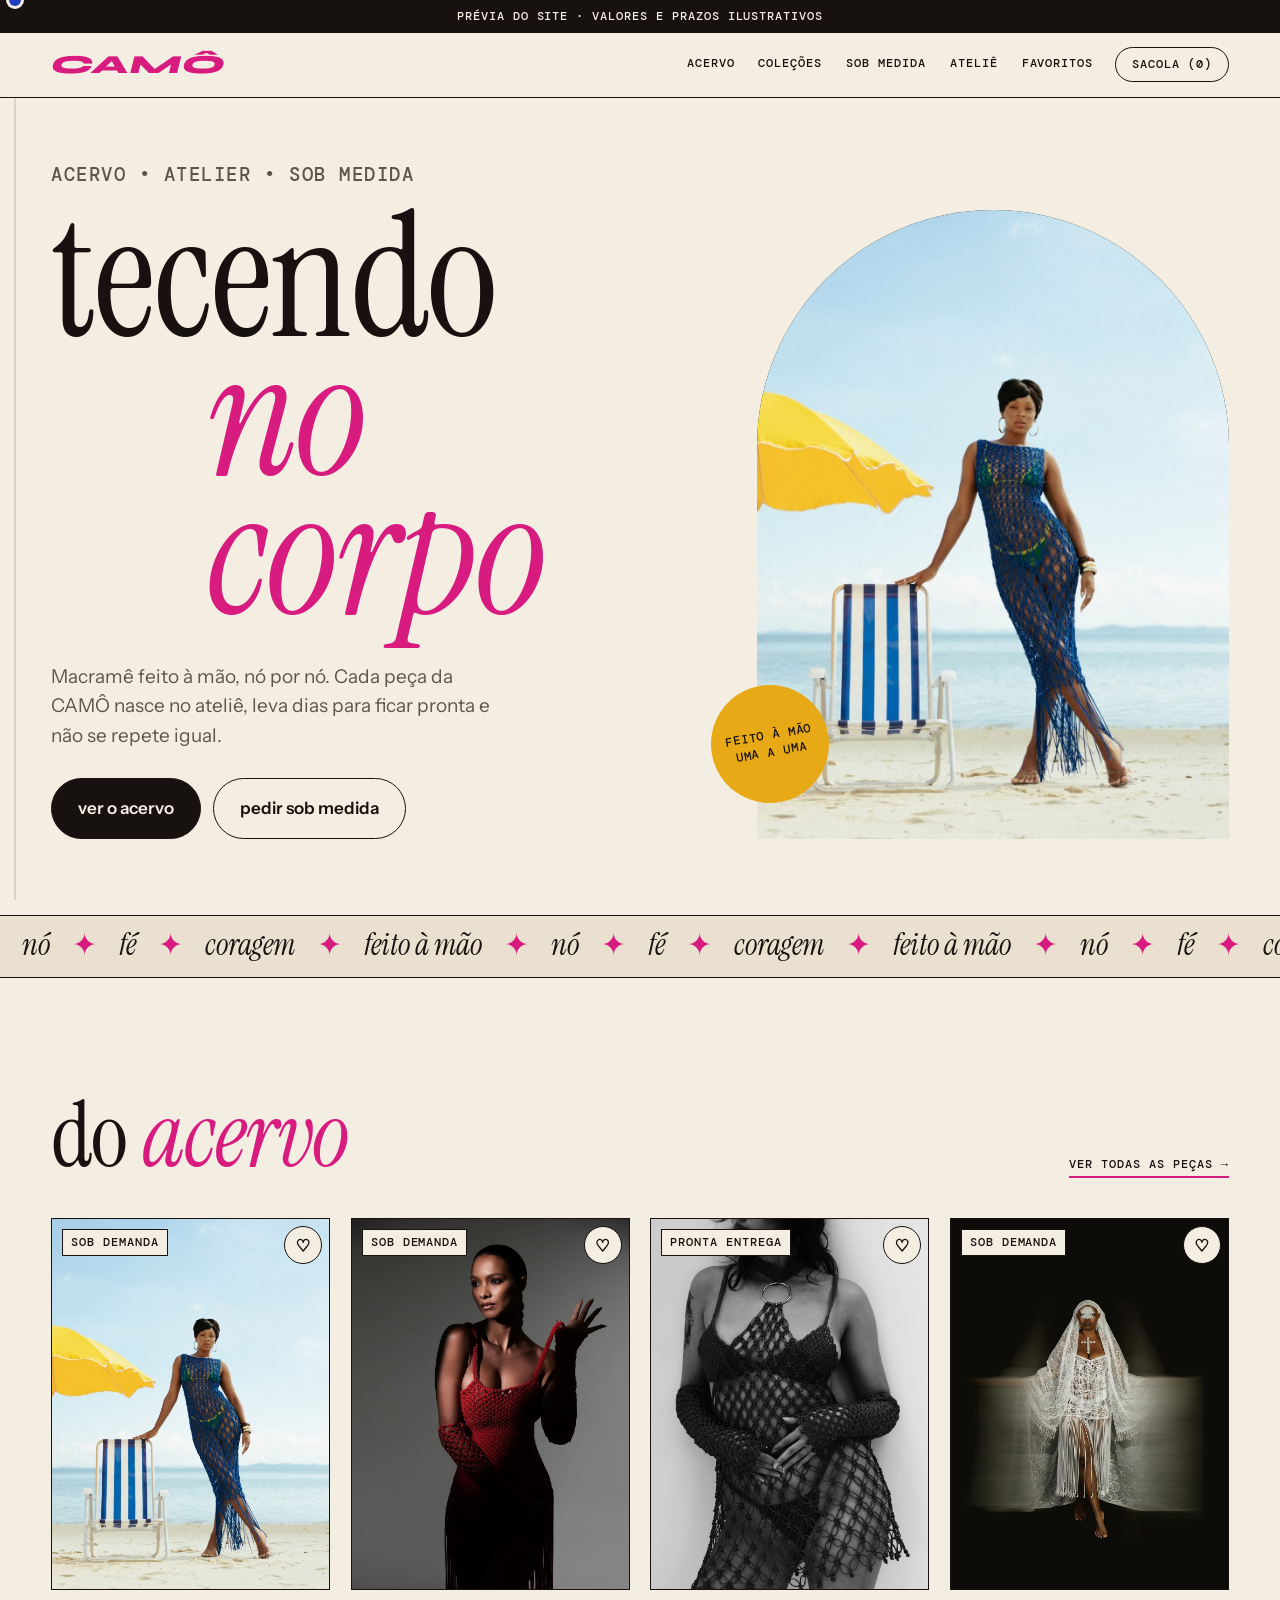
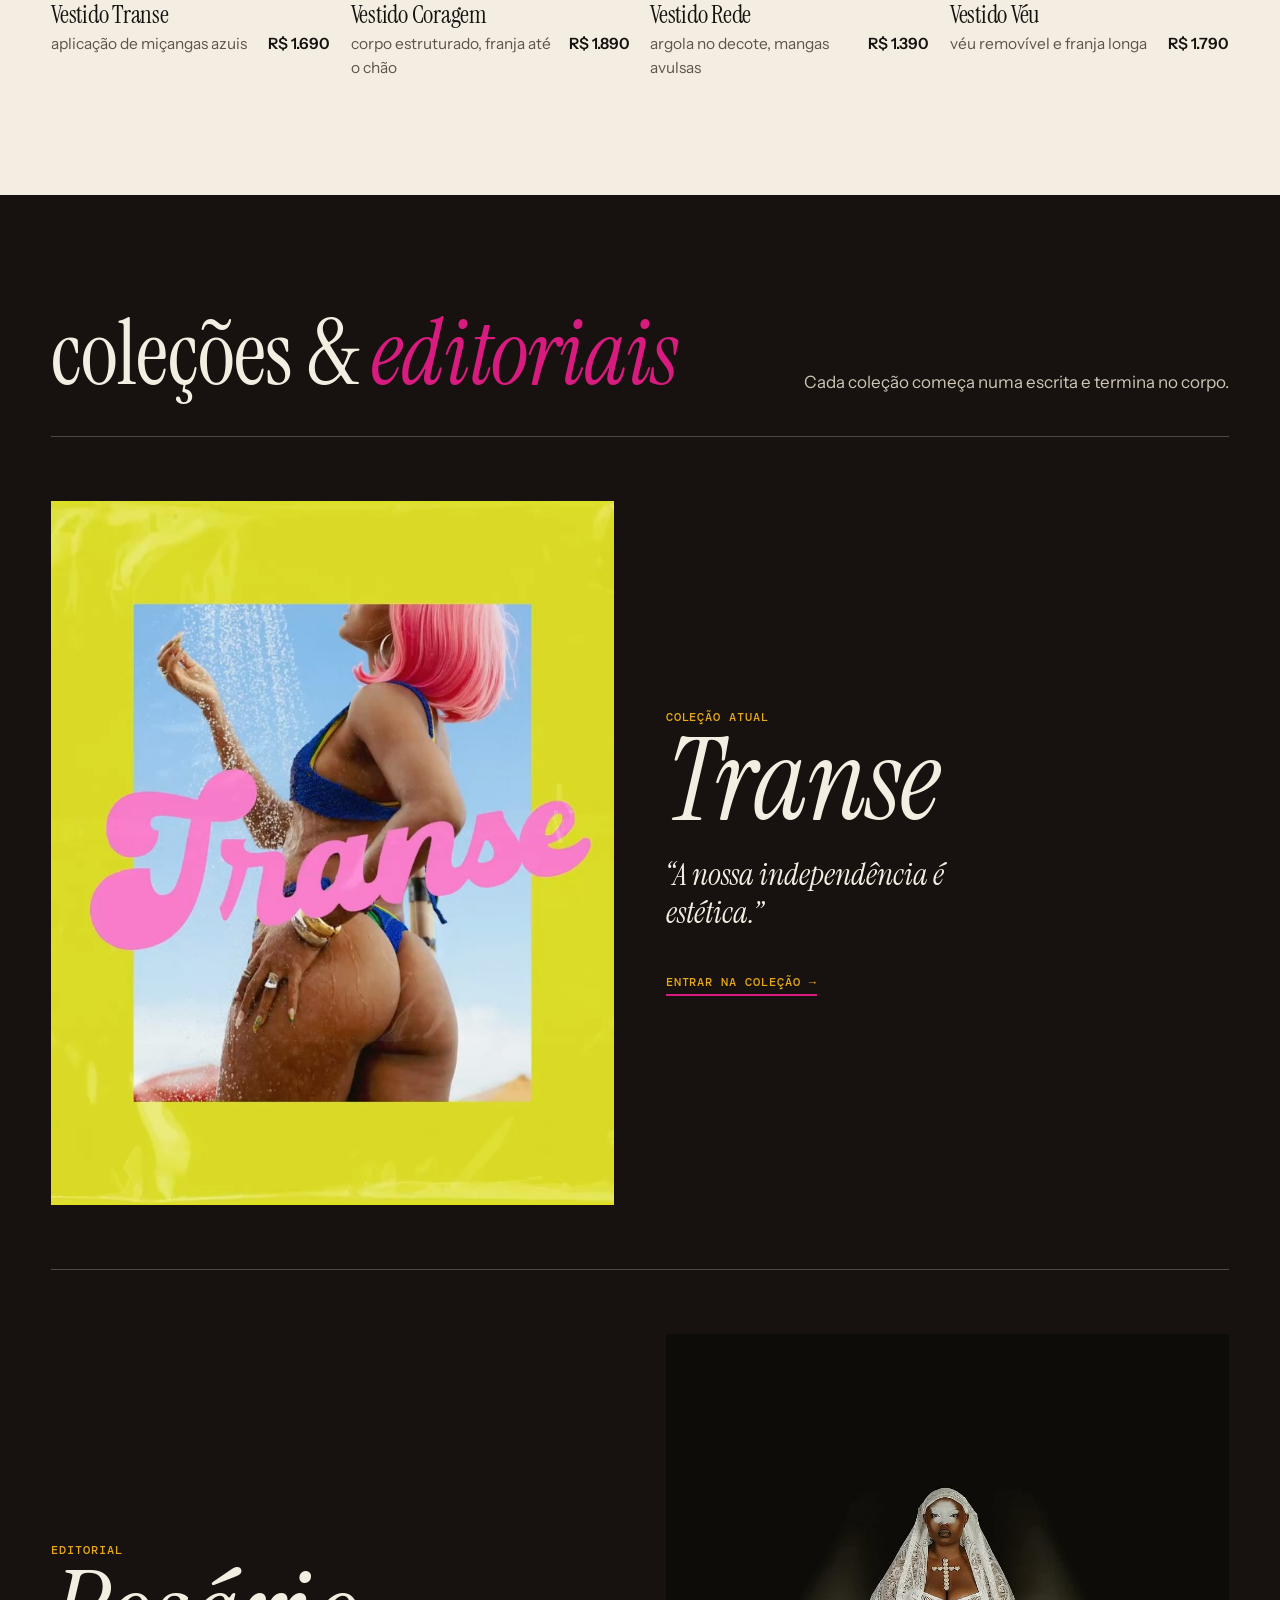
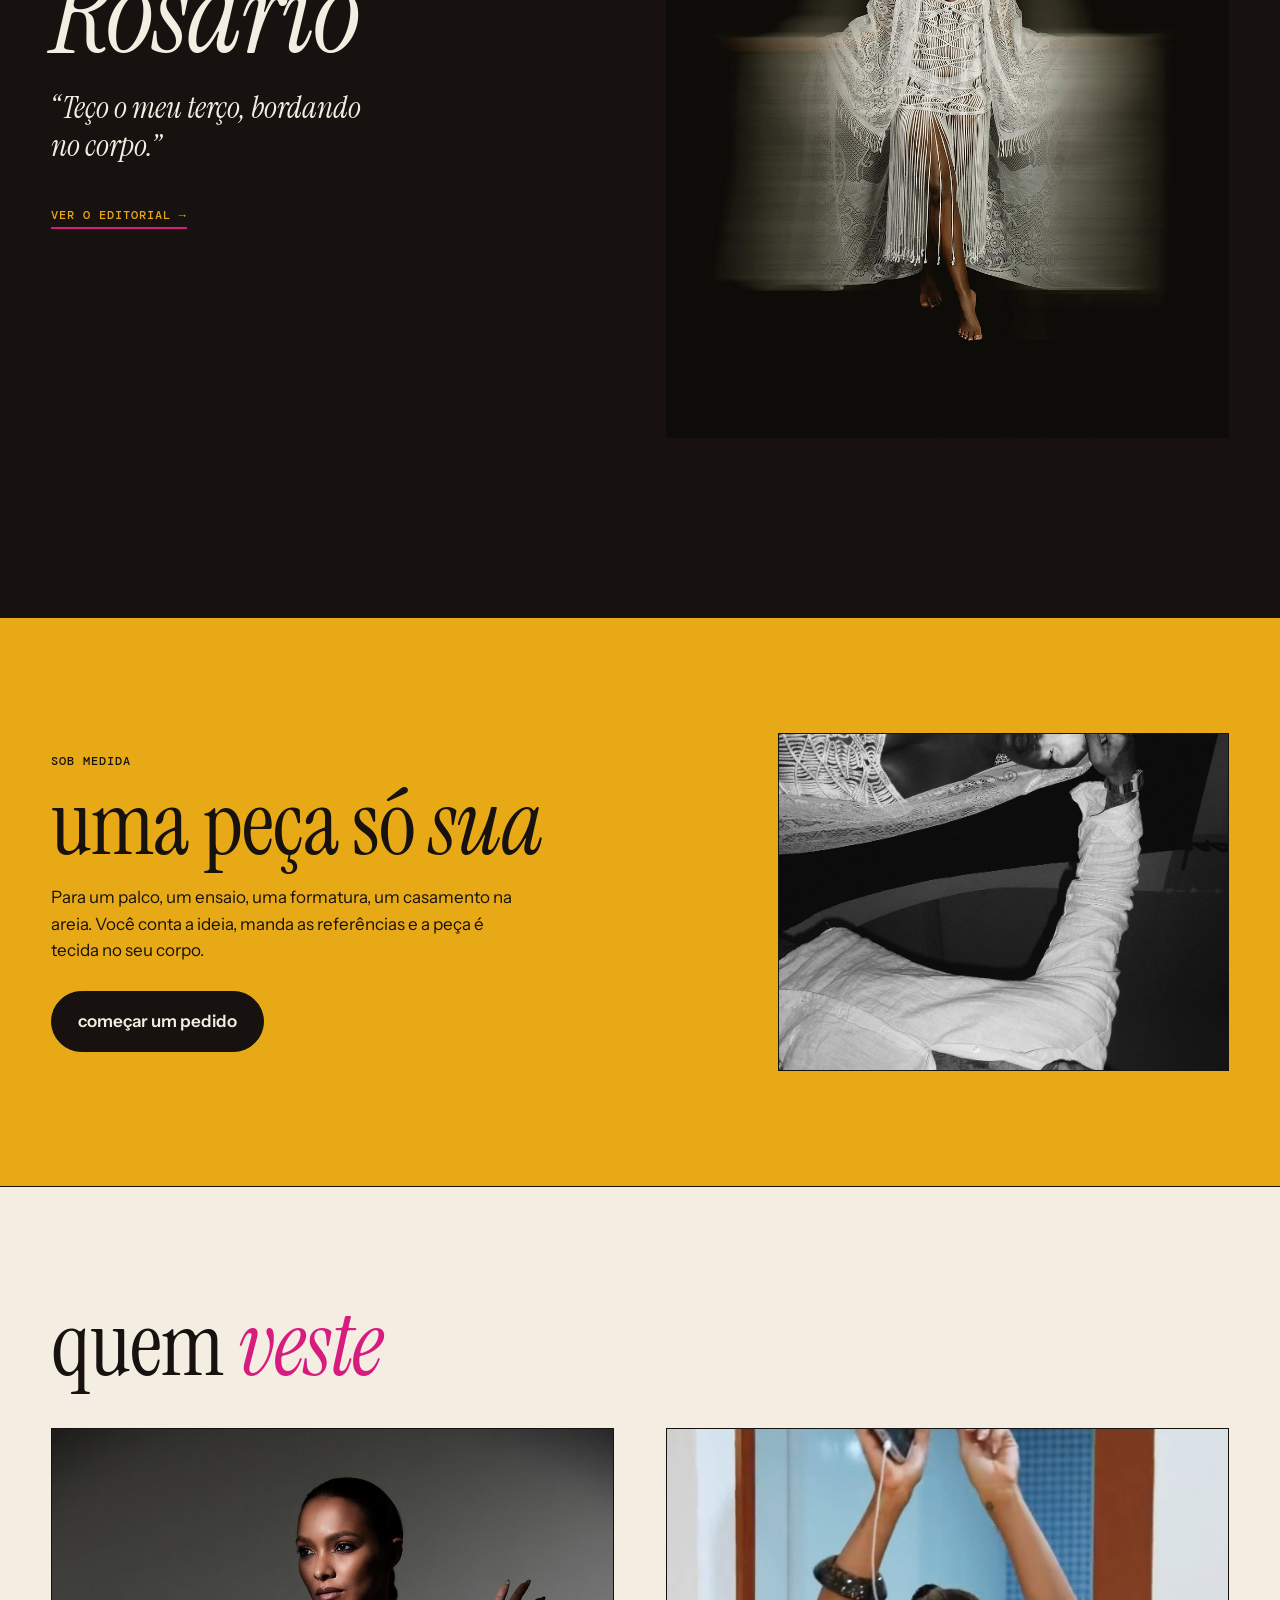
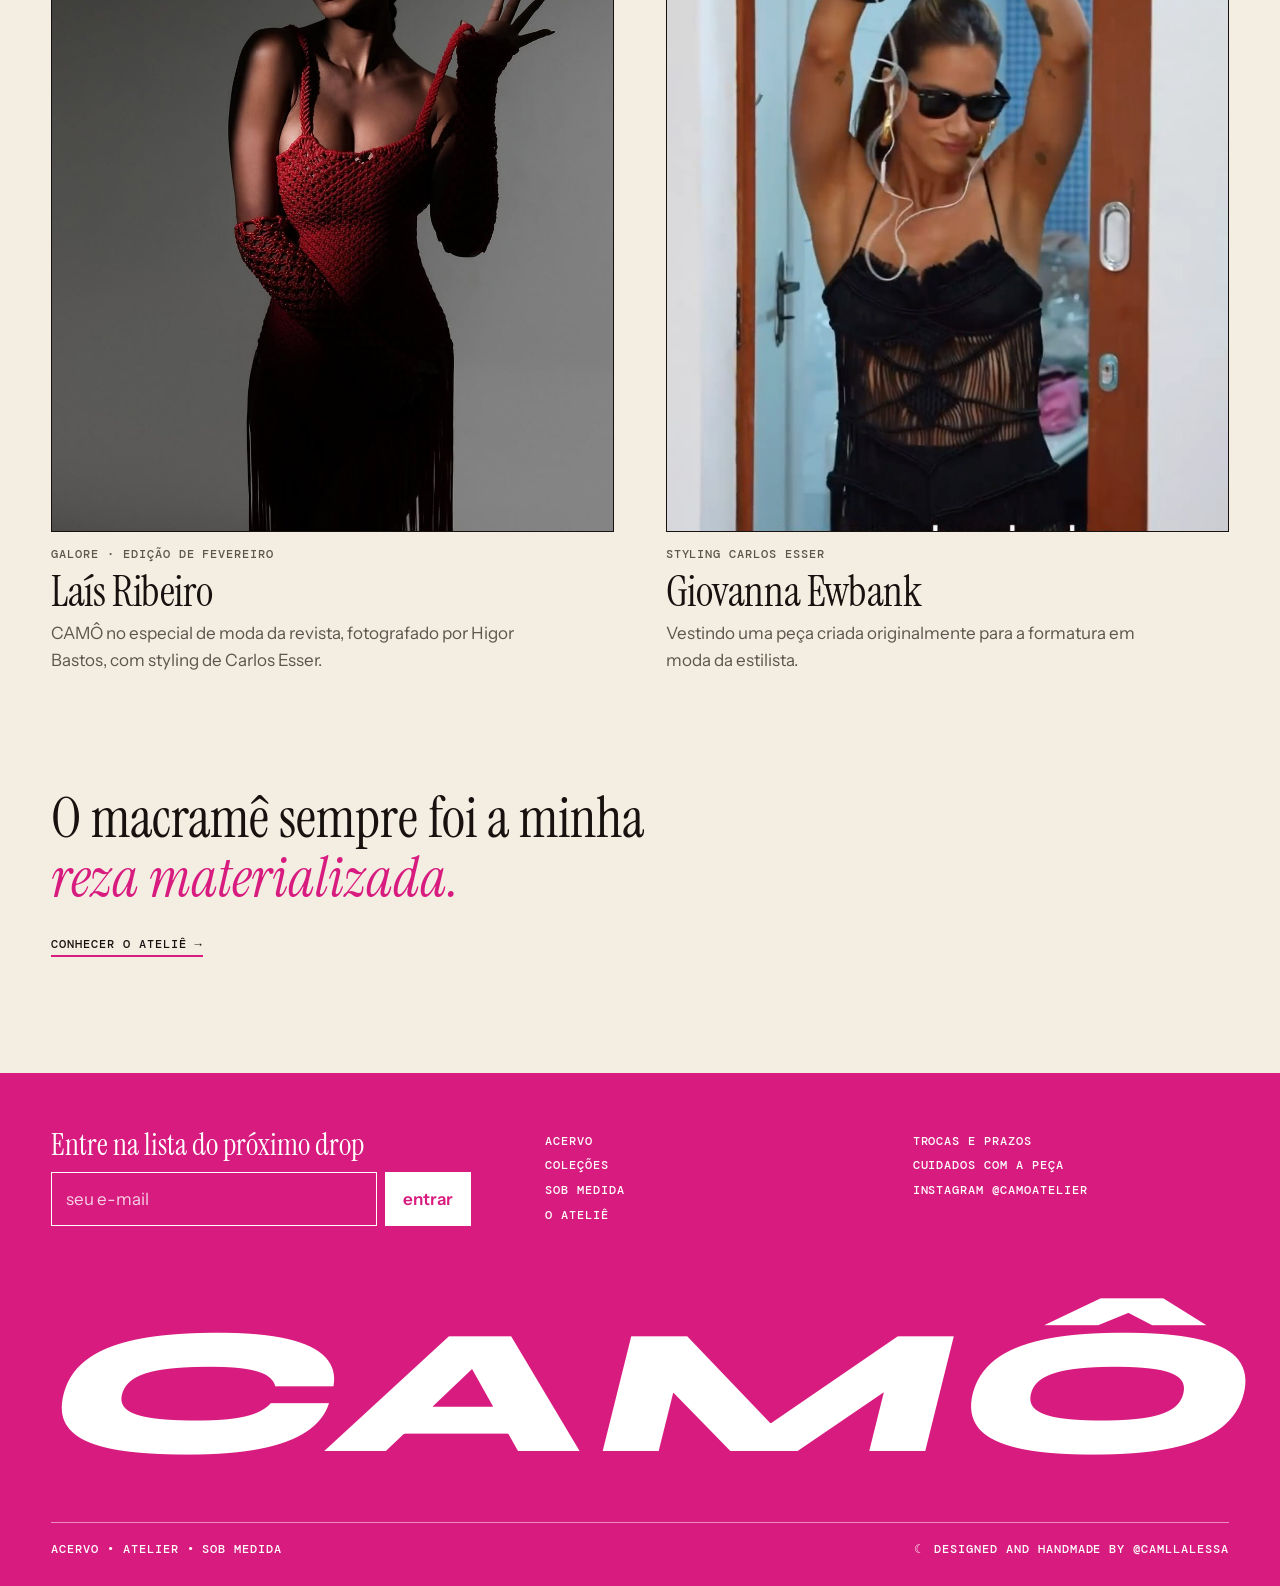
<file: index.html>
<!doctype html>
<html lang="pt-BR">
<head>
<meta charset="utf-8">
<meta name="viewport" content="width=device-width,initial-scale=1">
<title>CAMÔ — macramê tecido no corpo · acervo, ateliê e sob medida</title>
<meta name="description" content="CAMÔ é um ateliê de macramê feito à mão: peças do acervo, coleções autorais e criação sob medida.">
<meta property="og:image" content="fotos/03.jpg">
<meta name="theme-color" content="#F3EDE2">
<link rel="preconnect" href="https://fonts.googleapis.com">
<link rel="preconnect" href="https://fonts.gstatic.com" crossorigin>
<link href="https://fonts.googleapis.com/css2?family=DM+Mono:wght@400;500&family=Instrument+Sans:wght@400;500;600&family=Instrument+Serif:ital@0;1&family=Syne:wght@800&display=swap" rel="stylesheet">
<link rel="stylesheet" href="css/camo.css">
</head>
<body data-pg="home">
<main>
<section class="hero">
  <div class="wrap">
    <div>
      <p class="mono">acervo • atelier • sob medida</p>
      <h1><span>tecendo</span><span>no corpo</span></h1>
      <p>Macramê feito à mão, nó por nó. Cada peça da CAMÔ nasce no ateliê, leva dias para ficar pronta e não se repete igual.</p>
      <div class="cta"><a class="btn cheio" href="acervo.html">ver o acervo</a><a class="btn" href="sob-medida.html">pedir sob medida</a></div>
    </div>
    <figure><div class="arte"><img src="fotos/03.jpg" alt="Vestido Transe em macramê azul, na praia" loading="lazy" style="object-position:50% 20%"></div>
      <figcaption class="selo mono">feito à mão<br>uma a uma</figcaption></figure>
  </div>
  <div class="faixa" aria-hidden="true"><div id="faixa"></div></div>
</section>
<section><div class="wrap">
  <div class="cab rev"><h2>do <i>acervo</i></h2><a class="elo mono" href="acervo.html">ver todas as peças →</a></div>
  <div class="grade" id="destaques"></div>
</div></section>
<section class="escuro"><div class="wrap">
  <div class="cab rev"><h2>coleções &amp; <i>editoriais</i></h2><p>Cada coleção começa numa escrita e termina no corpo.</p></div>
  <article class="col rev"><div class="arte"><img src="fotos/04.jpg" alt="Cartaz da coleção Transe" loading="lazy" style="object-position:50% 50%"></div><div><p class="mono">coleção atual</p><h3>Transe</h3><blockquote>“A nossa independência é estética.”</blockquote><a class="elo mono" href="colecoes.html#transe">entrar na coleção →</a></div></article>
  <article class="col rev"><div class="arte"><img src="fotos/09.jpg" alt="Editorial Rosário: vestido e véu em macramê branco" loading="lazy" style="object-position:50% 50%"></div><div><p class="mono">editorial</p><h3>Rosário</h3><blockquote>“Teço o meu terço, bordando no corpo.”</blockquote><a class="elo mono" href="colecoes.html#rosario">ver o editorial →</a></div></article>
</div></section>
<section class="banda"><div class="wrap">
  <div class="rev"><p class="mono">sob medida</p><h2 style="margin-block:12px 18px">uma peça só <i style="color:var(--tinta)">sua</i></h2><p style="max-width:42ch">Para um palco, um ensaio, uma formatura, um casamento na areia. Você conta a ideia, manda as referências e a peça é tecida no seu corpo.</p><div class="cta"><a class="btn cheio" href="sob-medida.html">começar um pedido</a></div></div>
  <div class="arte rev"><img src="fotos/10.jpg" alt="Detalhe de renda e macramê em preto e branco" loading="lazy" style="object-position:50% 50%"></div>
</div></section>
<section><div class="wrap">
  <div class="cab rev"><h2>quem <i>veste</i></h2></div>
  <div class="veste rev">
  <article><div class="arte"><img src="fotos/00.jpg" alt="Laís Ribeiro veste CAMÔ na revista Galore" loading="lazy"></div><p class="mono" style="margin-top:14px">Galore · edição de fevereiro</p><h3>Laís Ribeiro</h3><p>CAMÔ no especial de moda da revista, fotografado por Higor Bastos, com styling de Carlos Esser.</p></article>
  <article><div class="arte"><img src="fotos/01.jpg" alt="Giovanna Ewbank veste CAMÔ" loading="lazy"></div><p class="mono" style="margin-top:14px">styling Carlos Esser</p><h3>Giovanna Ewbank</h3><p>Vestindo uma peça criada originalmente para a formatura em moda da estilista.</p></article>
</div>
</div></section>
<section style="padding-top:0"><div class="wrap rev">
  <p class="manifesto" style="max-width:24ch">O macramê sempre foi a minha <i>reza materializada.</i></p>
  <a class="elo mono" style="margin-top:28px" href="atelie.html">conhecer o ateliê →</a>
</div></section>
</main>
<script src="js/camo.js"></script>
</body>
</html>
</file>
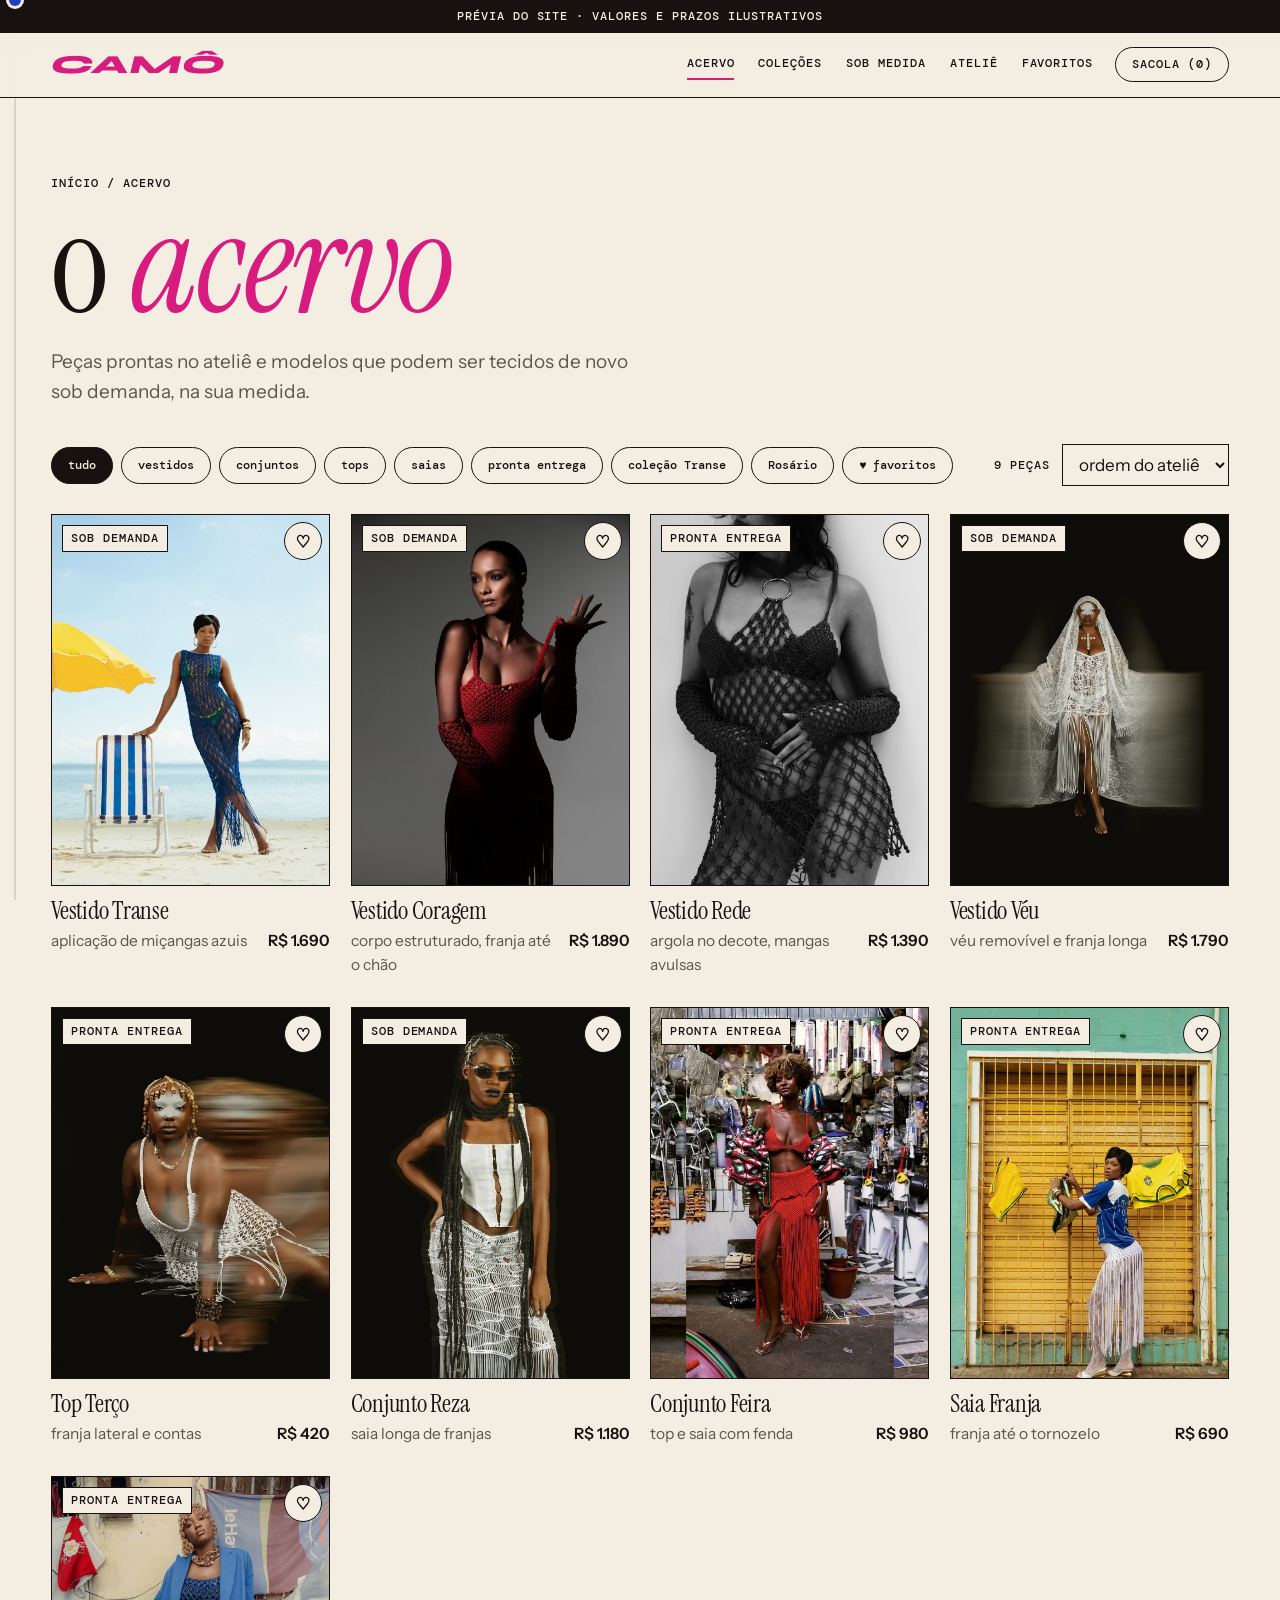
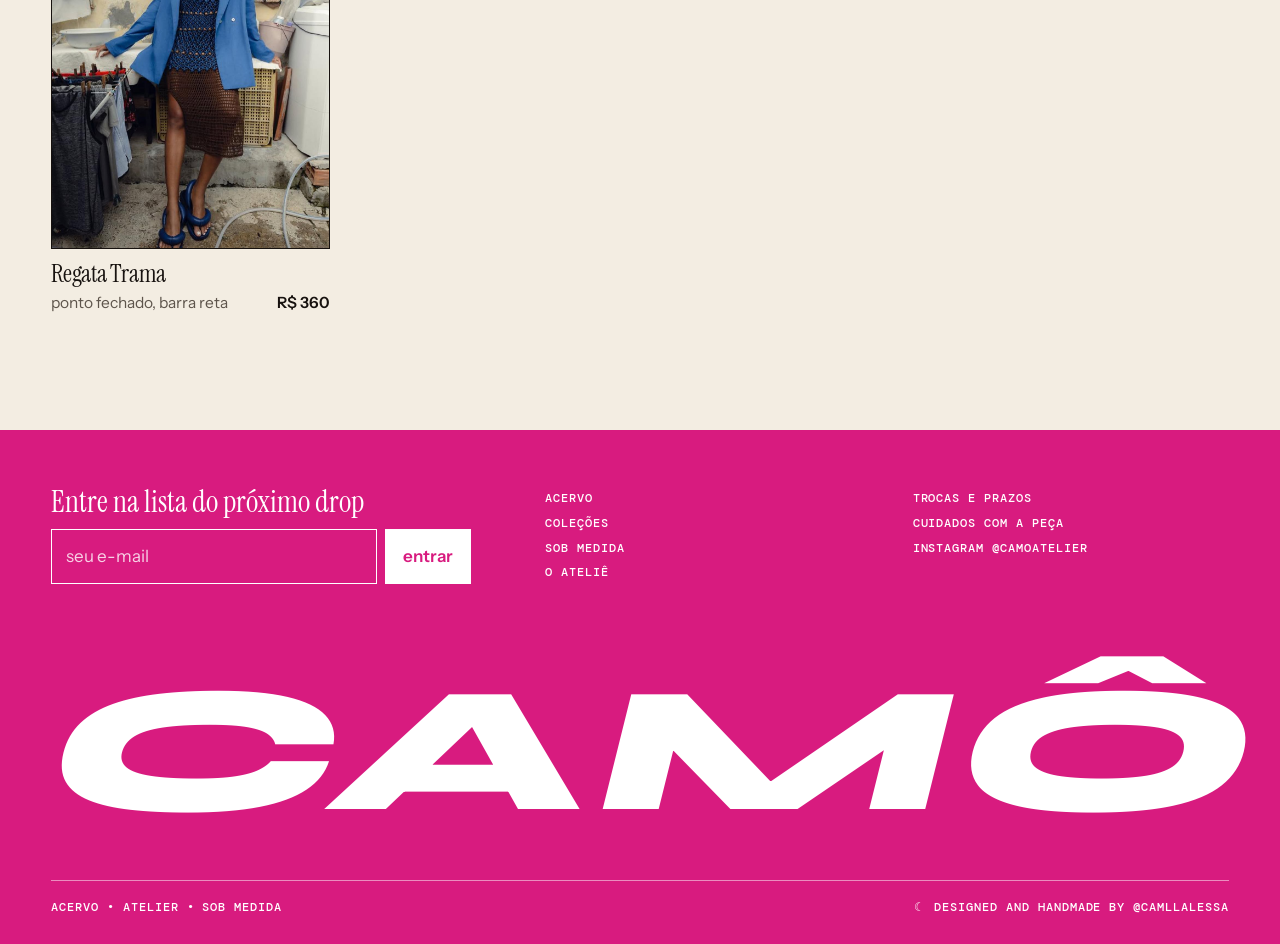
<file: acervo.html>
<!doctype html>
<html lang="pt-BR">
<head>
<meta charset="utf-8">
<meta name="viewport" content="width=device-width,initial-scale=1">
<title>Acervo — CAMÔ</title>
<meta name="description" content="Peças de macramê prontas no ateliê e modelos tecidos sob demanda.">
<meta property="og:image" content="fotos/03.jpg">
<meta name="theme-color" content="#F3EDE2">
<link rel="preconnect" href="https://fonts.googleapis.com">
<link rel="preconnect" href="https://fonts.gstatic.com" crossorigin>
<link href="https://fonts.googleapis.com/css2?family=DM+Mono:wght@400;500&family=Instrument+Sans:wght@400;500;600&family=Instrument+Serif:ital@0;1&family=Syne:wght@800&display=swap" rel="stylesheet">
<link rel="stylesheet" href="css/camo.css">
</head>
<body data-pg="acervo">
<main>
<div class="wrap pcab"><p class="mono migalha"><a href="index.html">início</a> / acervo</p><h1>o <i>acervo</i></h1><p class="lead">Peças prontas no ateliê e modelos que podem ser tecidos de novo sob demanda, na sua medida.</p></div>
<div class="wrap" style="padding-bottom:clamp(64px,9vw,130px)">
  <div class="barra"><div class="filtros mono" id="filtros" role="group" aria-label="filtrar peças"></div>
  <label style="grid-auto-flow:column;align-items:center;gap:12px"><span class="mono" id="conta" aria-live="polite"></span><select id="ordem" aria-label="ordenar" style="width:auto;padding:9px 12px"><option value="">ordem do ateliê</option><option value="menor">menor preço</option><option value="maior">maior preço</option></select></label></div>
  <div class="grade" id="grade"></div>
</div>
</main>
<script src="js/camo.js"></script>
</body>
</html>
</file>
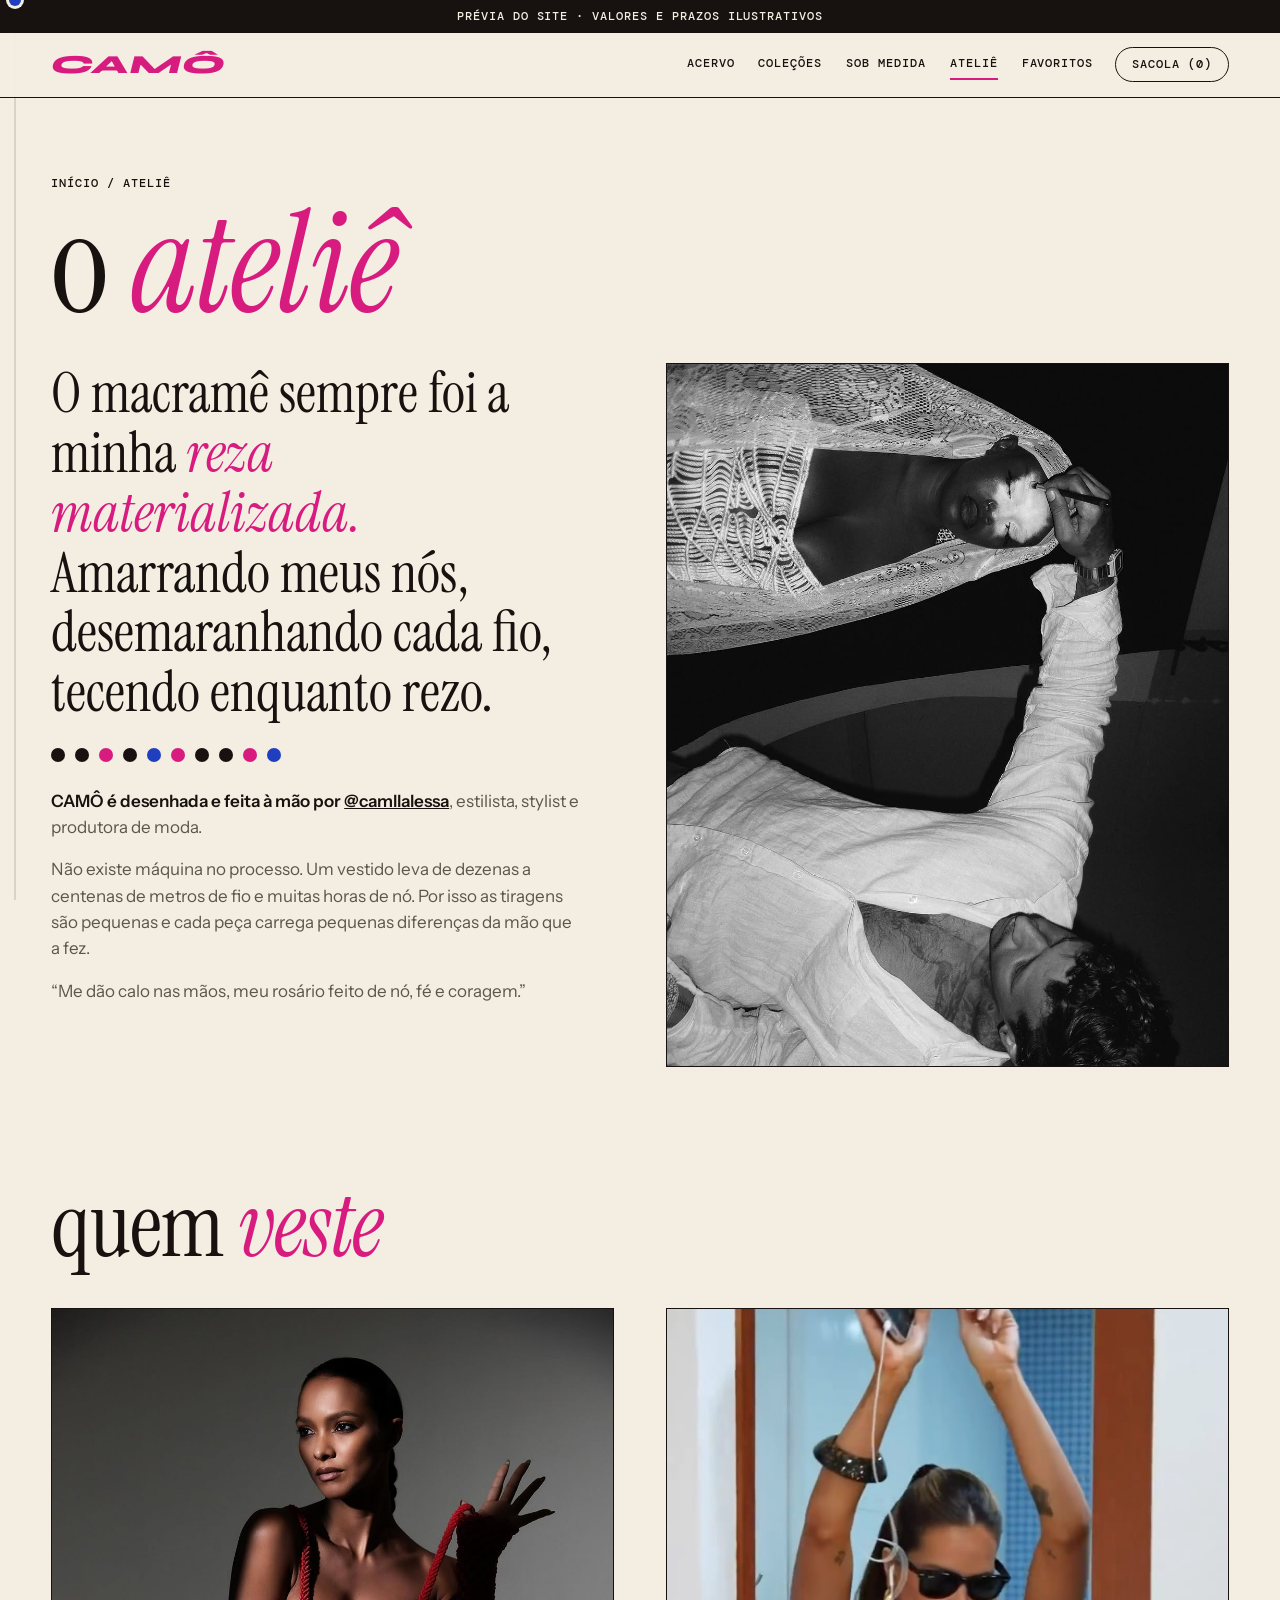
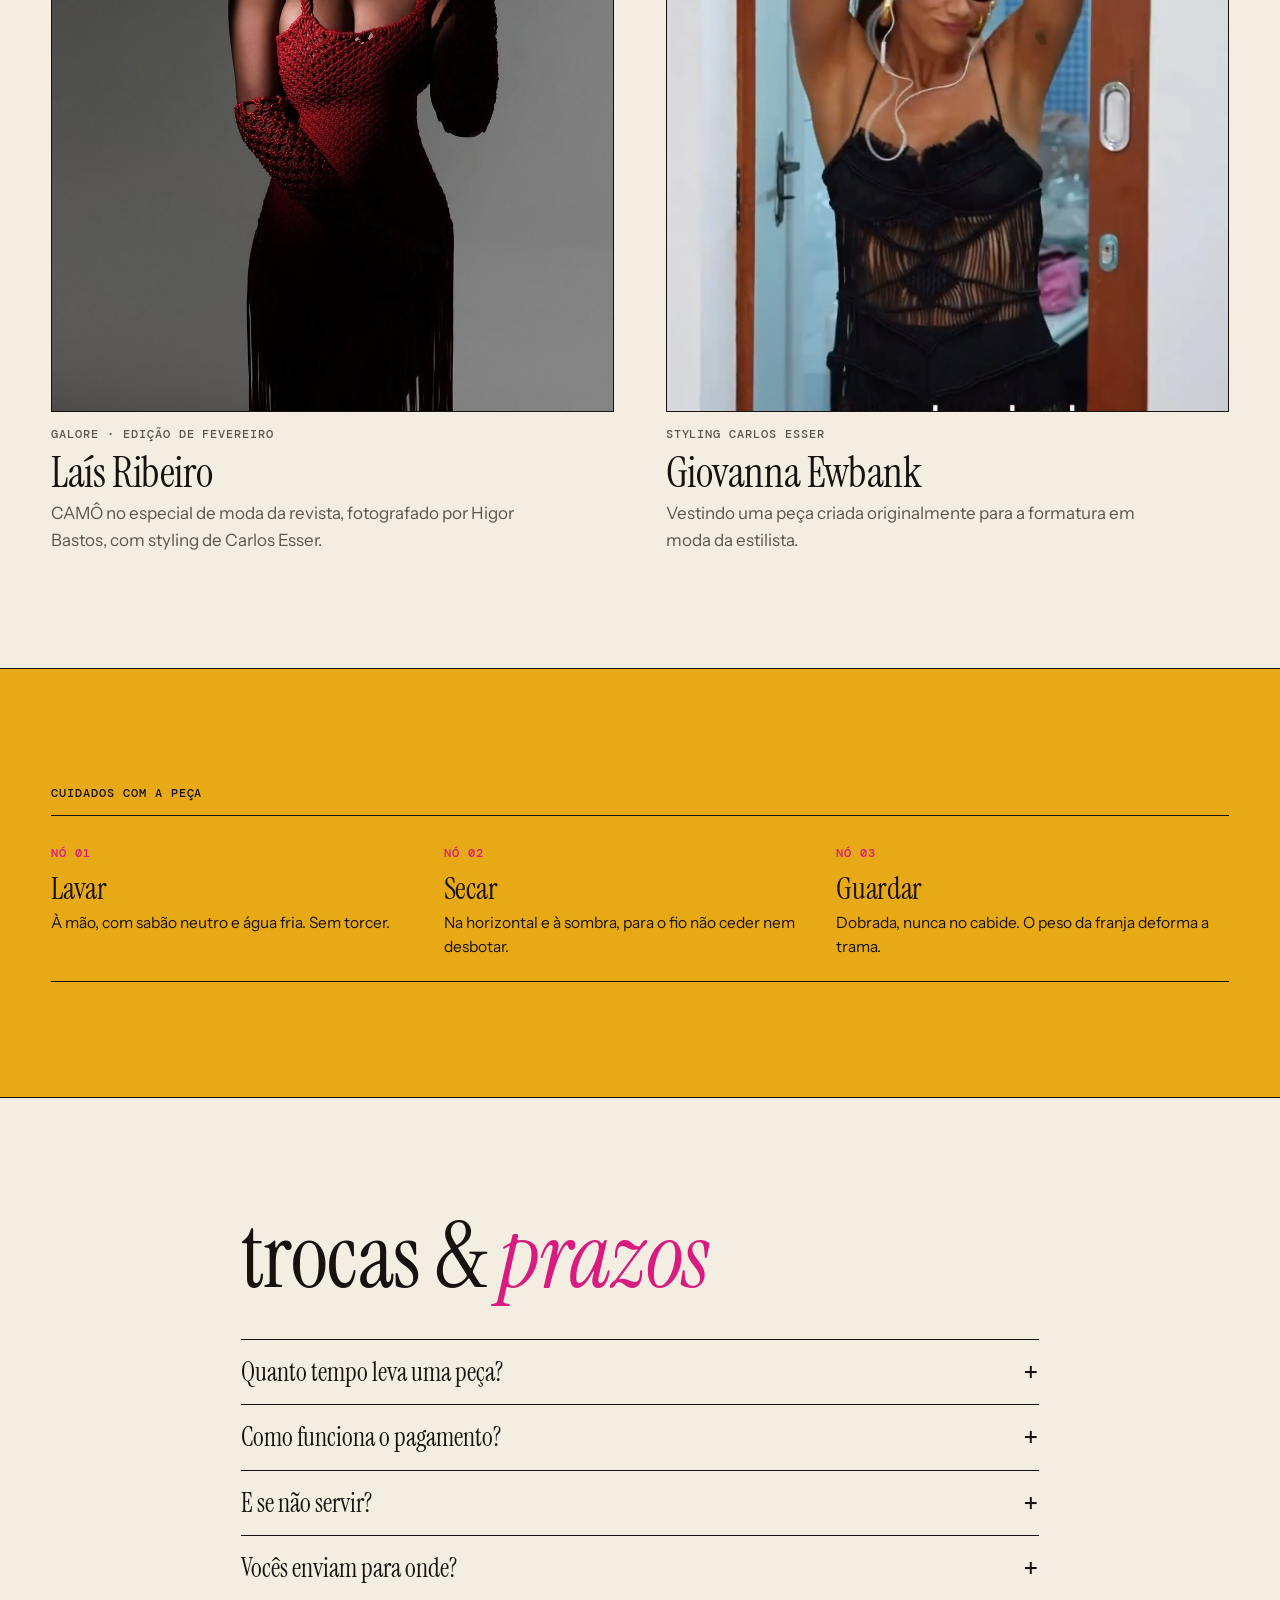
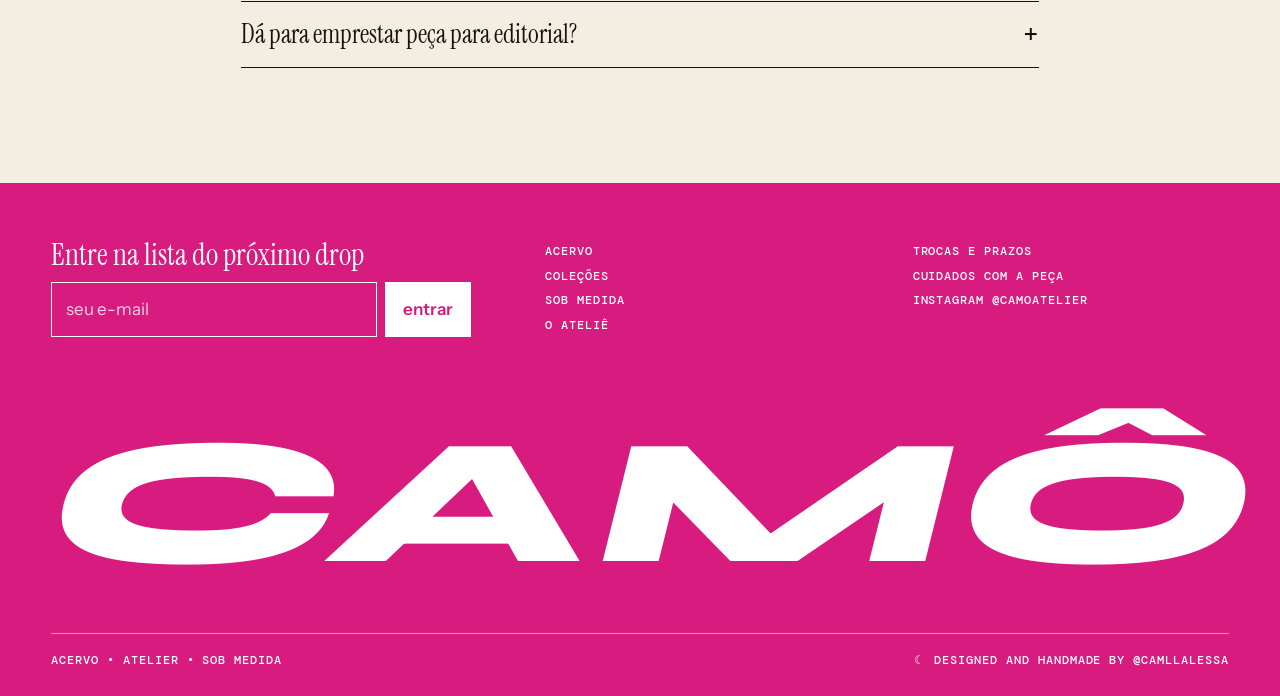
<file: atelie.html>
<!doctype html>
<html lang="pt-BR">
<head>
<meta charset="utf-8">
<meta name="viewport" content="width=device-width,initial-scale=1">
<title>O ateliê — CAMÔ</title>
<meta name="description" content="CAMÔ é desenhada e feita à mão por @camllalessa. Conheça o processo, os cuidados e as respostas mais pedidas.">
<meta property="og:image" content="fotos/03.jpg">
<meta name="theme-color" content="#F3EDE2">
<link rel="preconnect" href="https://fonts.googleapis.com">
<link rel="preconnect" href="https://fonts.gstatic.com" crossorigin>
<link href="https://fonts.googleapis.com/css2?family=DM+Mono:wght@400;500&family=Instrument+Sans:wght@400;500;600&family=Instrument+Serif:ital@0;1&family=Syne:wght@800&display=swap" rel="stylesheet">
<link rel="stylesheet" href="css/camo.css">
</head>
<body data-pg="atelie">
<main>
<div class="wrap pcab"><p class="mono migalha"><a href="index.html">início</a> / ateliê</p><h1>o <i>ateliê</i></h1></div>
<section style="padding-top:0"><div class="wrap duo" style="grid-template-columns:repeat(auto-fit,minmax(min(100%,380px),1fr))">
  <div><p class="manifesto">O macramê sempre foi a minha <i>reza materializada.</i> Amarrando meus nós, desemaranhando cada fio, tecendo enquanto rezo.</p>
    <div class="contas" aria-hidden="true"><i></i><i></i><i></i><i></i><i></i><i></i><i></i><i></i><i></i><i></i></div>
    <div class="prosa"><p><strong>CAMÔ é desenhada e feita à mão por <a href="https://www.instagram.com/camllalessa/" target="_blank" rel="noopener">@camllalessa</a></strong>, estilista, stylist e produtora de moda.</p>
    <p>Não existe máquina no processo. Um vestido leva de dezenas a centenas de metros de fio e muitas horas de nó. Por isso as tiragens são pequenas e cada peça carrega pequenas diferenças da mão que a fez.</p>
    <p>“Me dão calo nas mãos, meu rosário feito de nó, fé e coragem.”</p></div></div>
  <div class="arte" style="aspect-ratio:4/5;overflow:hidden;border:1px solid var(--tinta)"><img src="fotos/10.jpg" alt="Renda e macramê em preto e branco" loading="lazy" style="object-position:50% 50%"></div>
</div></section>
<section style="padding-top:0"><div class="wrap"><div class="cab"><h2>quem <i>veste</i></h2></div><div class="veste rev">
  <article><div class="arte"><img src="fotos/00.jpg" alt="Laís Ribeiro veste CAMÔ na revista Galore" loading="lazy"></div><p class="mono" style="margin-top:14px">Galore · edição de fevereiro</p><h3>Laís Ribeiro</h3><p>CAMÔ no especial de moda da revista, fotografado por Higor Bastos, com styling de Carlos Esser.</p></article>
  <article><div class="arte"><img src="fotos/01.jpg" alt="Giovanna Ewbank veste CAMÔ" loading="lazy"></div><p class="mono" style="margin-top:14px">styling Carlos Esser</p><h3>Giovanna Ewbank</h3><p>Vestindo uma peça criada originalmente para a formatura em moda da estilista.</p></article>
</div></div></section>
<section class="banda" id="cuidados"><div class="wrap" style="grid-template-columns:1fr"><div><p class="mono">cuidados com a peça</p><ol class="passos tres" style="margin-top:14px">
  <li><h3>Lavar</h3><p style="color:var(--tinta)">À mão, com sabão neutro e água fria. Sem torcer.</p></li>
  <li><h3>Secar</h3><p style="color:var(--tinta)">Na horizontal e à sombra, para o fio não ceder nem desbotar.</p></li>
  <li><h3>Guardar</h3><p style="color:var(--tinta)">Dobrada, nunca no cabide. O peso da franja deforma a trama.</p></li>
</ol></div></div></section>
<section id="duvidas"><div class="wrap" style="max-width:900px"><div class="cab"><h2>trocas &amp; <i>prazos</i></h2></div>
  <details><summary>Quanto tempo leva uma peça?</summary><p>Peças com etiqueta “pronta entrega” saem em até 3 dias úteis. Sob demanda, de 15 a 30 dias conforme a complexidade.</p></details>
  <details><summary>Como funciona o pagamento?</summary><p>Pix com 5% de desconto ou cartão em até 3x. Peças sob demanda e sob medida podem ser reservadas com 50% de sinal.</p></details>
  <details><summary>E se não servir?</summary><p>O macramê tem elasticidade natural e amarrações ajustáveis. Pronta entrega pode ser trocada em até 7 dias; as sob medida passam por prova.</p></details>
  <details><summary>Vocês enviam para onde?</summary><p>Para todo o Brasil. Envio internacional sob consulta.</p></details>
  <details><summary>Dá para emprestar peça para editorial?</summary><p>Sim. O acervo atende produções de moda, clipes e figurinos. Fale com o ateliê pelo Instagram.</p></details>
</div></section>
</main>
<script src="js/camo.js"></script>
</body>
</html>
</file>
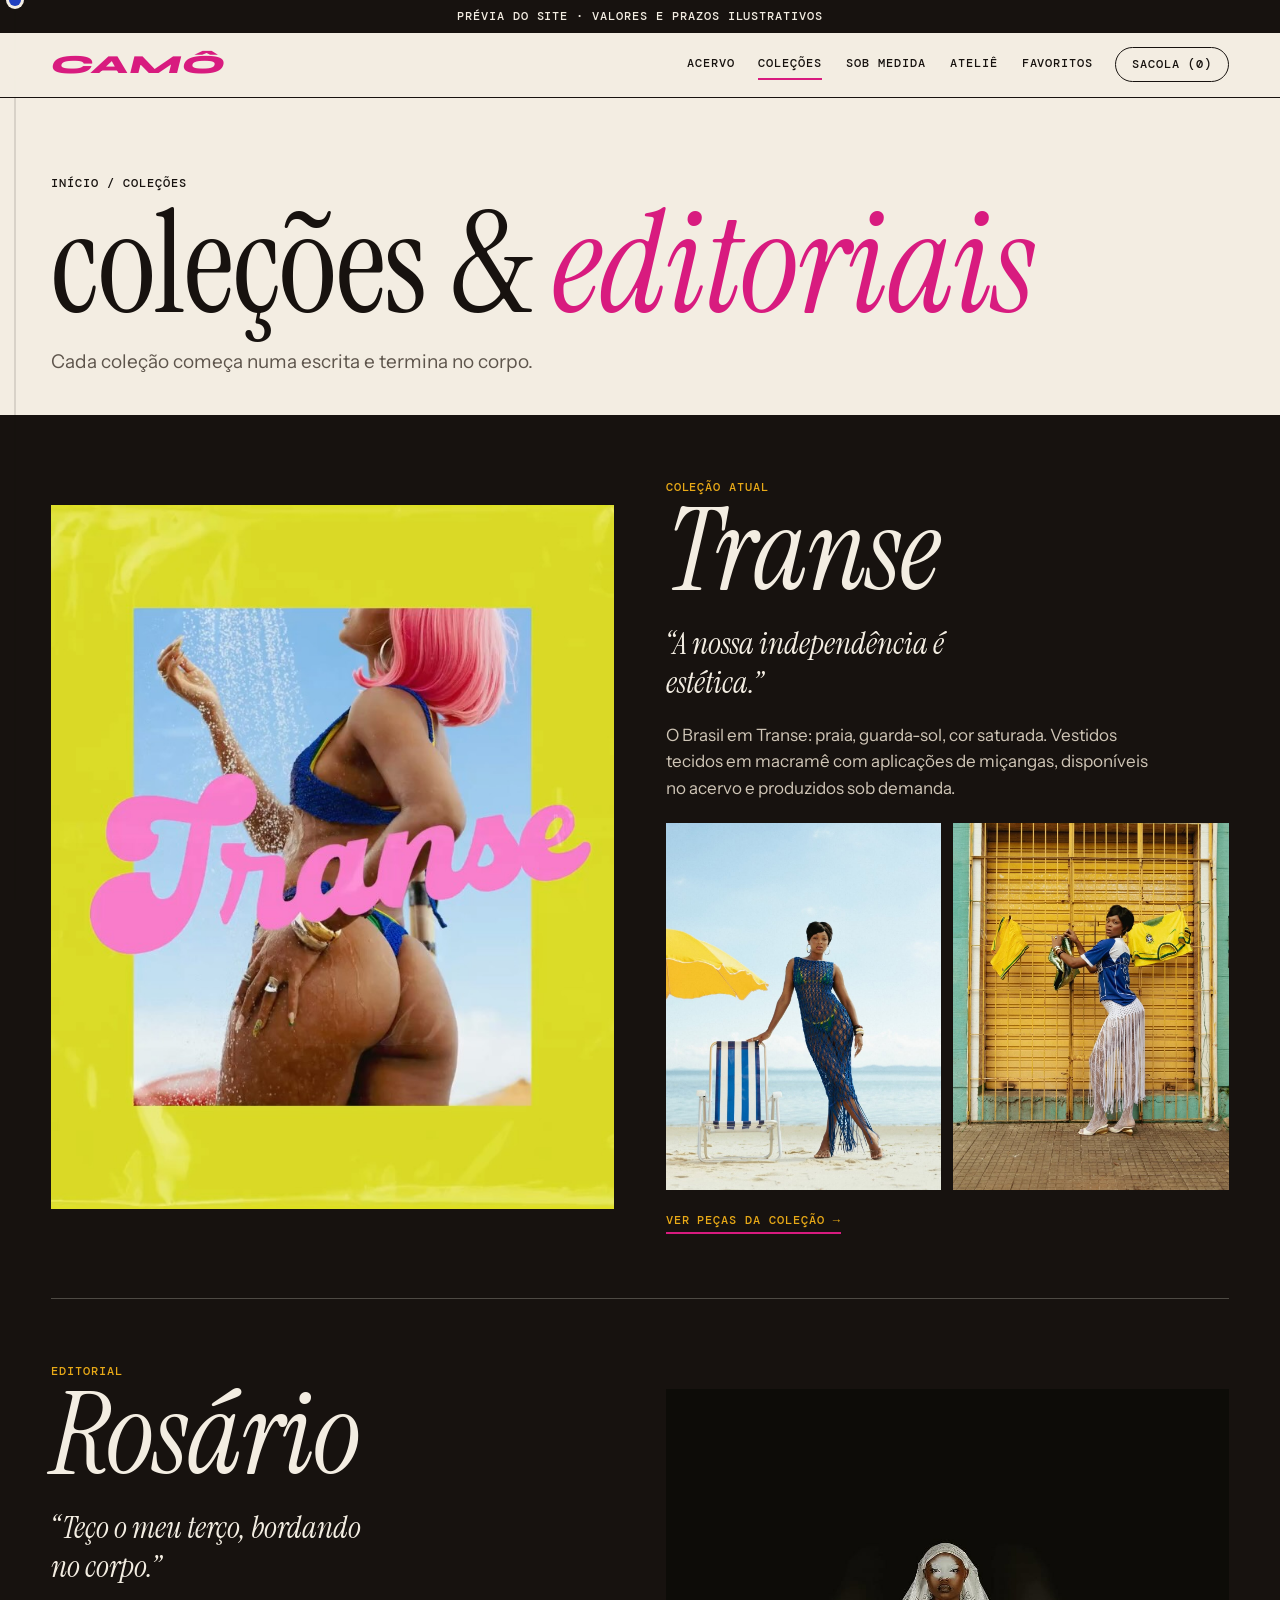
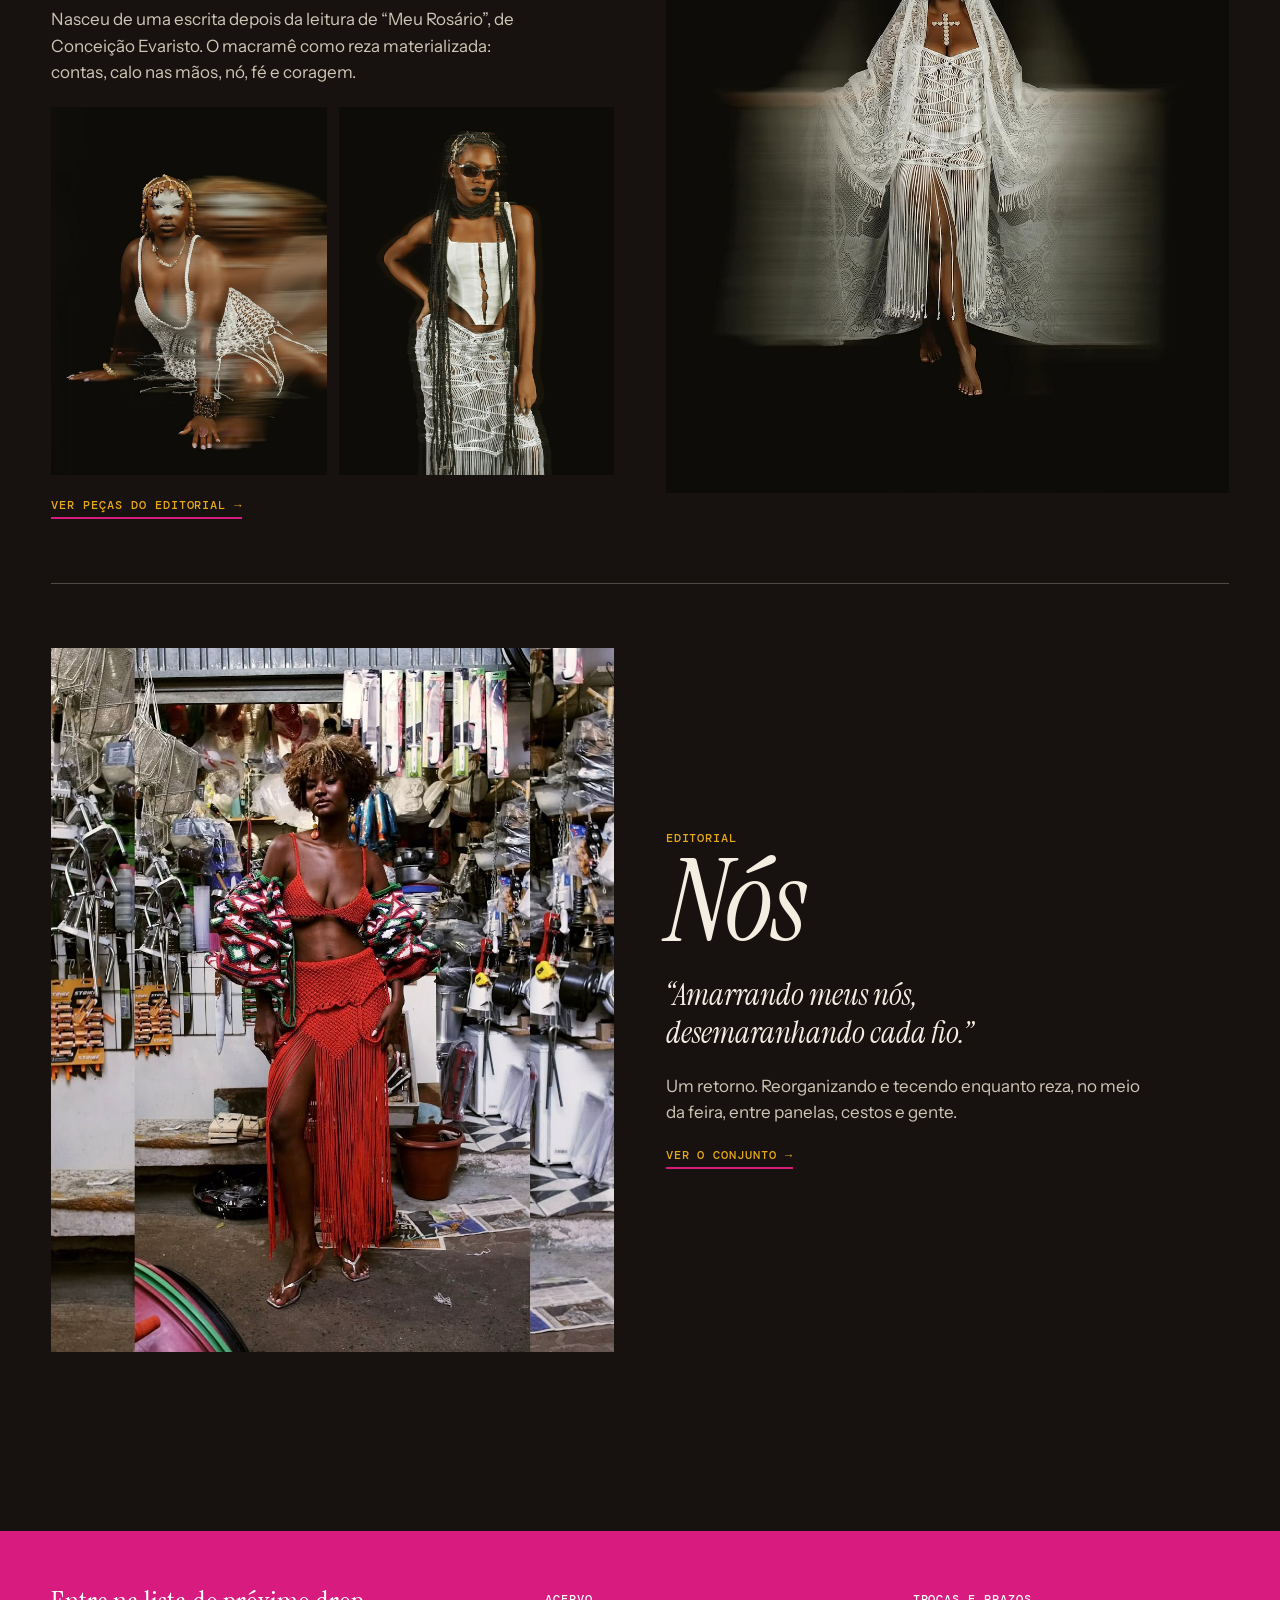
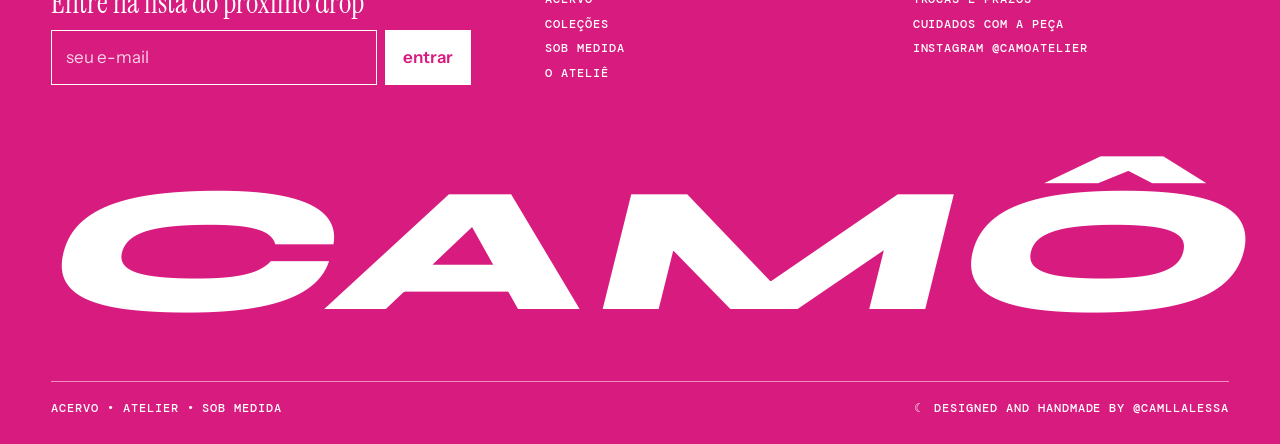
<file: colecoes.html>
<!doctype html>
<html lang="pt-BR">
<head>
<meta charset="utf-8">
<meta name="viewport" content="width=device-width,initial-scale=1">
<title>Coleções e editoriais — CAMÔ</title>
<meta name="description" content="Transe, Rosário e os editoriais autorais da CAMÔ.">
<meta property="og:image" content="fotos/03.jpg">
<meta name="theme-color" content="#F3EDE2">
<link rel="preconnect" href="https://fonts.googleapis.com">
<link rel="preconnect" href="https://fonts.gstatic.com" crossorigin>
<link href="https://fonts.googleapis.com/css2?family=DM+Mono:wght@400;500&family=Instrument+Sans:wght@400;500;600&family=Instrument+Serif:ital@0;1&family=Syne:wght@800&display=swap" rel="stylesheet">
<link rel="stylesheet" href="css/camo.css">
</head>
<body data-pg="colecoes">
<main>
<div class="wrap pcab"><p class="mono migalha"><a href="index.html">início</a> / coleções</p><h1>coleções &amp; <i>editoriais</i></h1><p class="lead">Cada coleção começa numa escrita e termina no corpo.</p></div>
<section class="escuro" style="padding-top:0"><div class="wrap">
  <article class="col" id="transe" style="border:0"><div class="arte"><img src="fotos/04.jpg" alt="Cartaz da coleção Transe" loading="lazy" style="object-position:50% 50%"></div><div>
    <p class="mono">coleção atual</p><h2>Transe</h2><blockquote>“A nossa independência é estética.”</blockquote>
    <p class="cinza">O Brasil em Transe: praia, guarda-sol, cor saturada. Vestidos tecidos em macramê com aplicações de miçangas, disponíveis no acervo e produzidos sob demanda.</p>
    <div class="trio" style="grid-template-columns:1fr 1fr"><div class="arte"><img src="fotos/03.jpg" alt="Vestido Transe azul na praia" loading="lazy"></div><div class="arte"><img src="fotos/05.jpg" alt="Saia de franjas brancas, coleção Transe" loading="lazy" style="object-position:50% 60%"></div></div>
    <a class="elo mono" href="acervo.html?f=transe">ver peças da coleção →</a></div></article>
  <article class="col" id="rosario"><div class="arte"><img src="fotos/09.jpg" alt="Editorial Rosário: vestido e véu" loading="lazy" style="object-position:50% 50%"></div><div>
    <p class="mono">editorial</p><h2>Rosário</h2><blockquote>“Teço o meu terço, bordando no corpo.”</blockquote>
    <p class="cinza">Nasceu de uma escrita depois da leitura de “Meu Rosário”, de Conceição Evaristo. O macramê como reza materializada: contas, calo nas mãos, nó, fé e coragem.</p>
    <div class="trio" style="grid-template-columns:1fr 1fr"><div class="arte"><img src="fotos/07.jpg" alt="Top de macramê branco com franja lateral" loading="lazy" style="object-position:50% 40%"></div><div class="arte"><img src="fotos/08.jpg" alt="Conjunto branco de macramê" loading="lazy" style="object-position:50% 30%"></div></div>
    <a class="elo mono" href="acervo.html?f=rosario">ver peças do editorial →</a></div></article>
  <article class="col" id="nos"><div class="arte"><img src="fotos/06.jpg" alt="Conjunto vermelho de macramê fotografado na feira" loading="lazy" style="object-position:50% 40%"></div><div>
    <p class="mono">editorial</p><h2>Nós</h2><blockquote>“Amarrando meus nós, desemaranhando cada fio.”</blockquote>
    <p class="cinza">Um retorno. Reorganizando e tecendo enquanto reza, no meio da feira, entre panelas, cestos e gente.</p>
    <a class="elo mono" href="peca.html?id=feira">ver o conjunto →</a></div></article>
</div></section>
</main>
<script src="js/camo.js"></script>
</body>
</html>
</file>
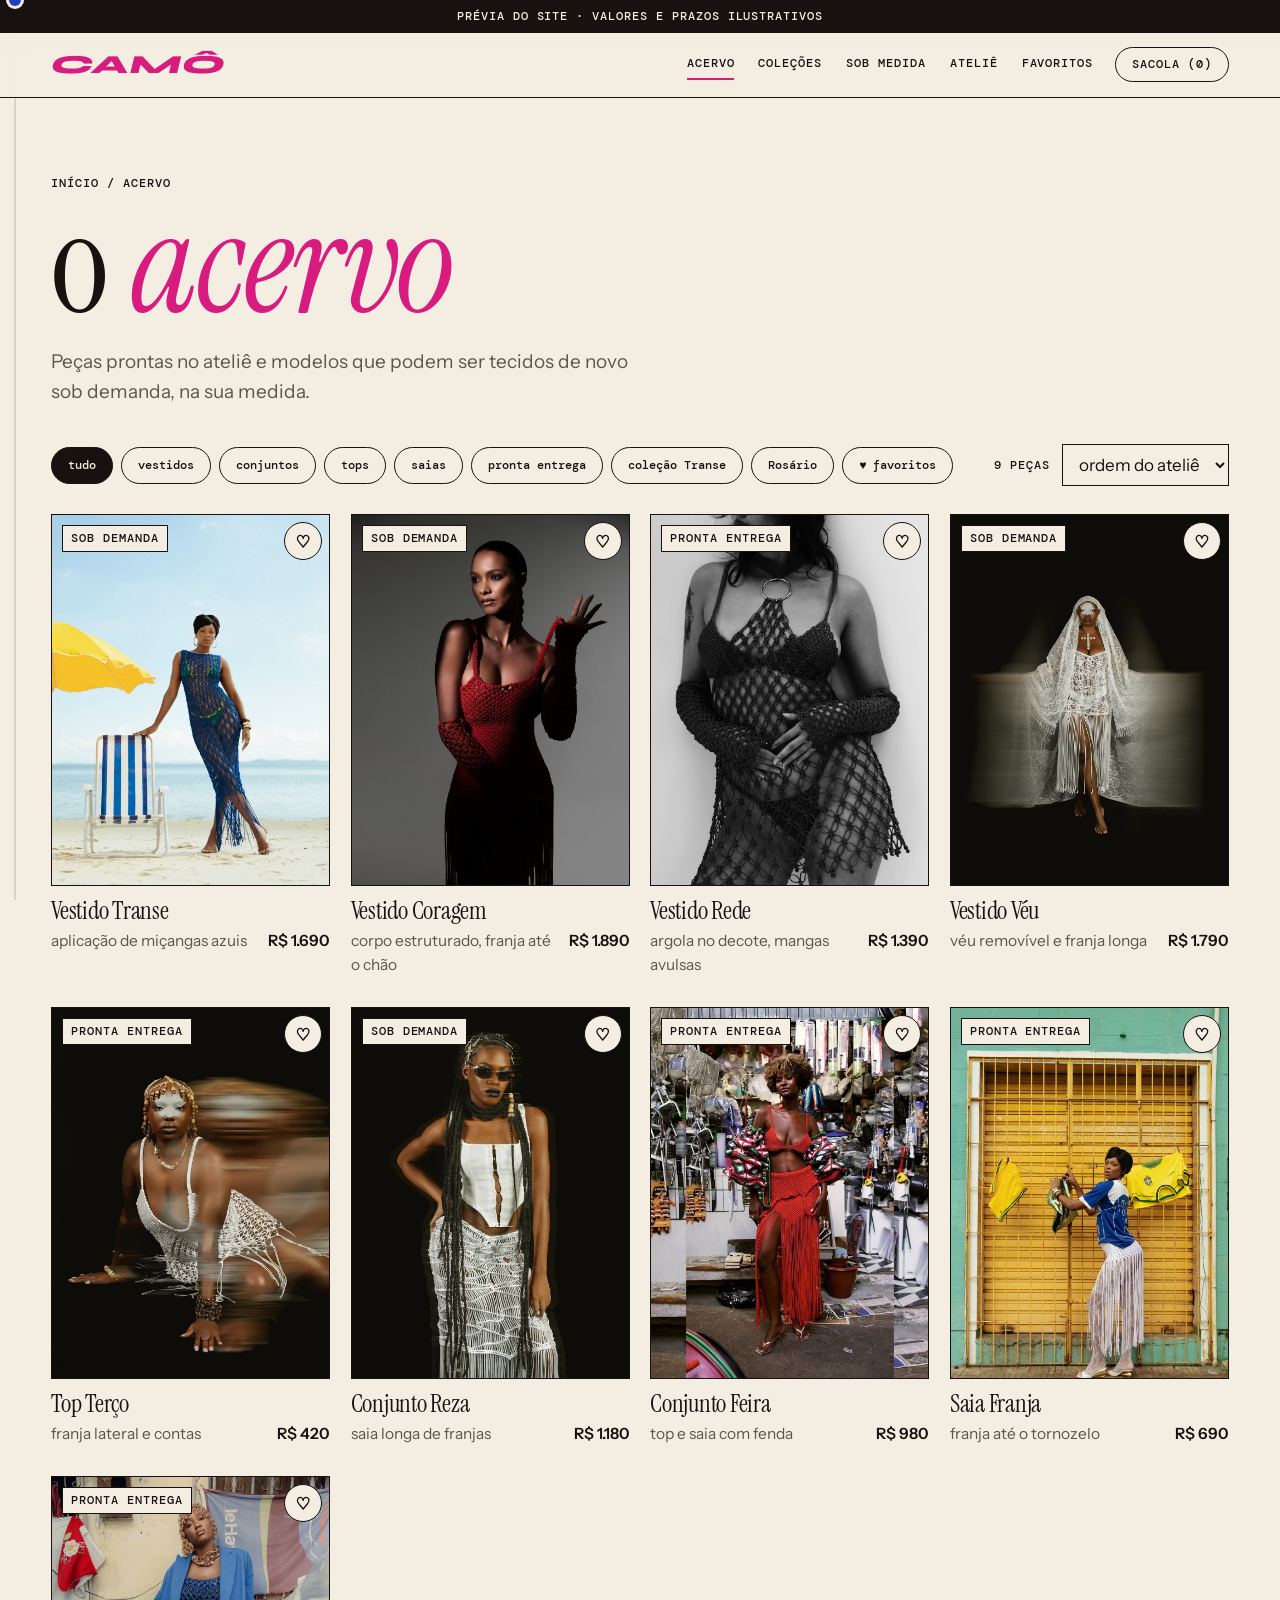
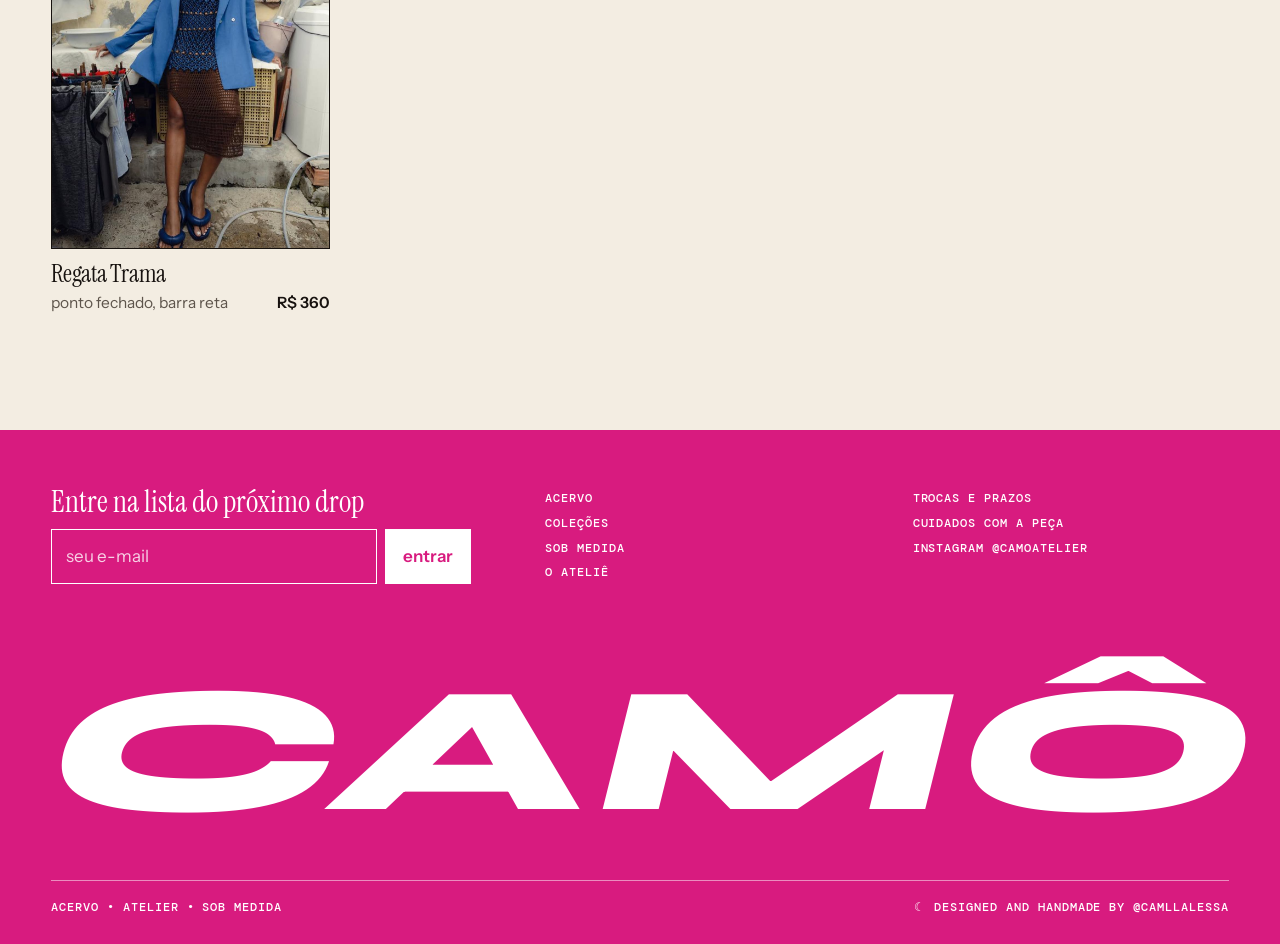
<file: peca.html>
<!doctype html>
<html lang="pt-BR">
<head>
<meta charset="utf-8">
<meta name="viewport" content="width=device-width,initial-scale=1">
<title>Peça — CAMÔ</title>
<meta name="description" content="Ficha técnica da peça.">
<meta property="og:image" content="fotos/03.jpg">
<meta name="theme-color" content="#F3EDE2">
<link rel="preconnect" href="https://fonts.googleapis.com">
<link rel="preconnect" href="https://fonts.gstatic.com" crossorigin>
<link href="https://fonts.googleapis.com/css2?family=DM+Mono:wght@400;500&family=Instrument+Sans:wght@400;500;600&family=Instrument+Serif:ital@0;1&family=Syne:wght@800&display=swap" rel="stylesheet">
<link rel="stylesheet" href="css/camo.css">
</head>
<body data-pg="peca">
<main>
<div class="wrap produto" id="produto"></div>
<section style="padding-top:0"><div class="wrap"><div class="cab"><h2>combina <i>com</i></h2></div><div class="grade" id="combina"></div></div></section>
</main>
<script src="js/camo.js"></script>
</body>
</html>
</file>
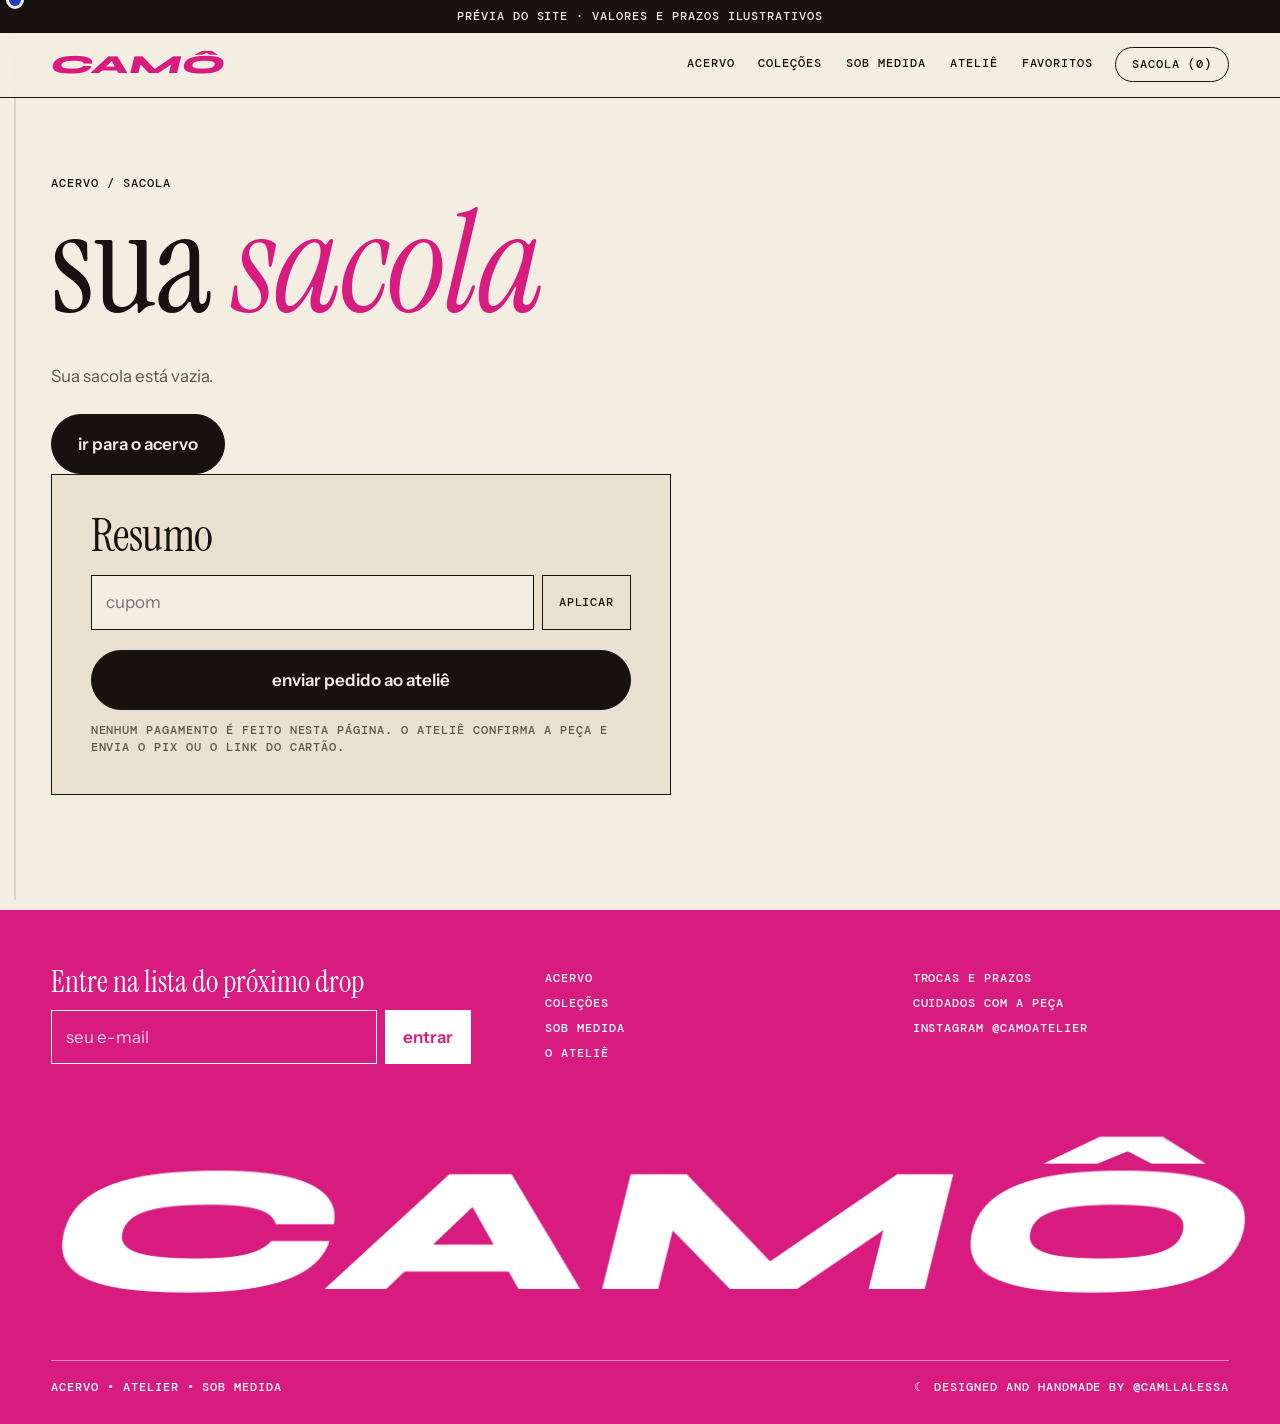
<file: sacola.html>
<!doctype html>
<html lang="pt-BR">
<head>
<meta charset="utf-8">
<meta name="viewport" content="width=device-width,initial-scale=1">
<title>Sacola — CAMÔ</title>
<meta name="description" content="Feche seu pedido com o ateliê.">
<meta property="og:image" content="fotos/03.jpg">
<meta name="theme-color" content="#F3EDE2">
<link rel="preconnect" href="https://fonts.googleapis.com">
<link rel="preconnect" href="https://fonts.gstatic.com" crossorigin>
<link href="https://fonts.googleapis.com/css2?family=DM+Mono:wght@400;500&family=Instrument+Sans:wght@400;500;600&family=Instrument+Serif:ital@0;1&family=Syne:wght@800&display=swap" rel="stylesheet">
<link rel="stylesheet" href="css/camo.css">
</head>
<body data-pg="sacola">
<main>
<div class="wrap pcab"><p class="mono migalha"><a href="acervo.html">acervo</a> / sacola</p><h1>sua <i>sacola</i></h1></div>
<div class="wrap" style="padding-bottom:clamp(64px,9vw,130px)">
  <div id="vazia" hidden><p class="lead cinza" style="margin-bottom:24px">Sua sacola está vazia.</p><a class="btn cheio" href="acervo.html">ir para o acervo</a></div>
  <form id="formPedido" class="duo pedido"><div id="cheia">
    <fieldset><legend>1 · Seus dados</legend><div class="grupo" style="margin:0">
      <label><span class="mono">nome</span><input name="nome" required autocomplete="name"></label>
      <label><span class="mono">whatsapp</span><input name="fone" type="tel" required autocomplete="tel" placeholder="(00) 00000-0000"></label></div></fieldset>
    <fieldset><legend>2 · Entrega</legend><div class="opcs">
      <label class="opc"><input type="radio" name="entrega" value="envio" checked><span>Envio para todo o Brasil<small>postagem em até 3 dias úteis após a peça ficar pronta</small></span><span class="mono">R$ 28</span></label>
      <label class="opc"><input type="radio" name="entrega" value="retirada"><span>Retirar no ateliê<small>com hora marcada</small></span><span class="mono">grátis</span></label></div>
      <div class="grupo" id="endereco" style="margin:14px 0 0"><label><span class="mono">cep</span><input name="cep" inputmode="numeric" autocomplete="postal-code"></label><label><span class="mono">cidade / uf</span><input name="cidade" autocomplete="address-level2"></label><label class="t"><span class="mono">rua, número, complemento</span><input name="rua" autocomplete="street-address"></label></div></fieldset>
    <fieldset><legend>3 · Pagamento</legend><div class="opcs">
      <label class="opc"><input type="radio" name="pag" value="pix" checked><span>Pix<small>chave enviada na confirmação do pedido</small></span><span class="mono">5% off</span></label>
      <label class="opc"><input type="radio" name="pag" value="cartao"><span>Cartão de crédito<small>link de pagamento seguro enviado pelo ateliê</small></span><span class="mono">até 3x</span></label>
      <label class="opc" id="opSinal"><input type="radio" name="pag" value="sinal"><span>Sinal + restante na entrega<small>para peças sob demanda: metade agora, metade quando ficar pronta</small></span><span class="mono">50%</span></label></div></fieldset>
    <fieldset><legend>4 · Algum recado?</legend><textarea name="obs" aria-label="recado para o ateliê" placeholder="é presente, tem data, quer ajuste…"></textarea></fieldset>
  </div>
  <aside class="caixa resumo" id="resumo"><h2>Resumo</h2><div id="itens"></div>
    <div class="cupom"><input id="cupom" placeholder="cupom" aria-label="cupom de desconto"><button type="button" class="mono" id="aplica">aplicar</button></div><p class="mono cinza" id="stCupom" aria-live="polite"></p>
    <div id="contas" style="margin:10px 0 20px"></div>
    <button class="btn cheio larga">enviar pedido ao ateliê</button>
    <p class="status mono" id="stPedido" aria-live="polite">nenhum pagamento é feito nesta página. O ateliê confirma a peça e envia o Pix ou o link do cartão.</p></aside></form>
</div>
</main>
<script src="js/camo.js"></script>
</body>
</html>
</file>
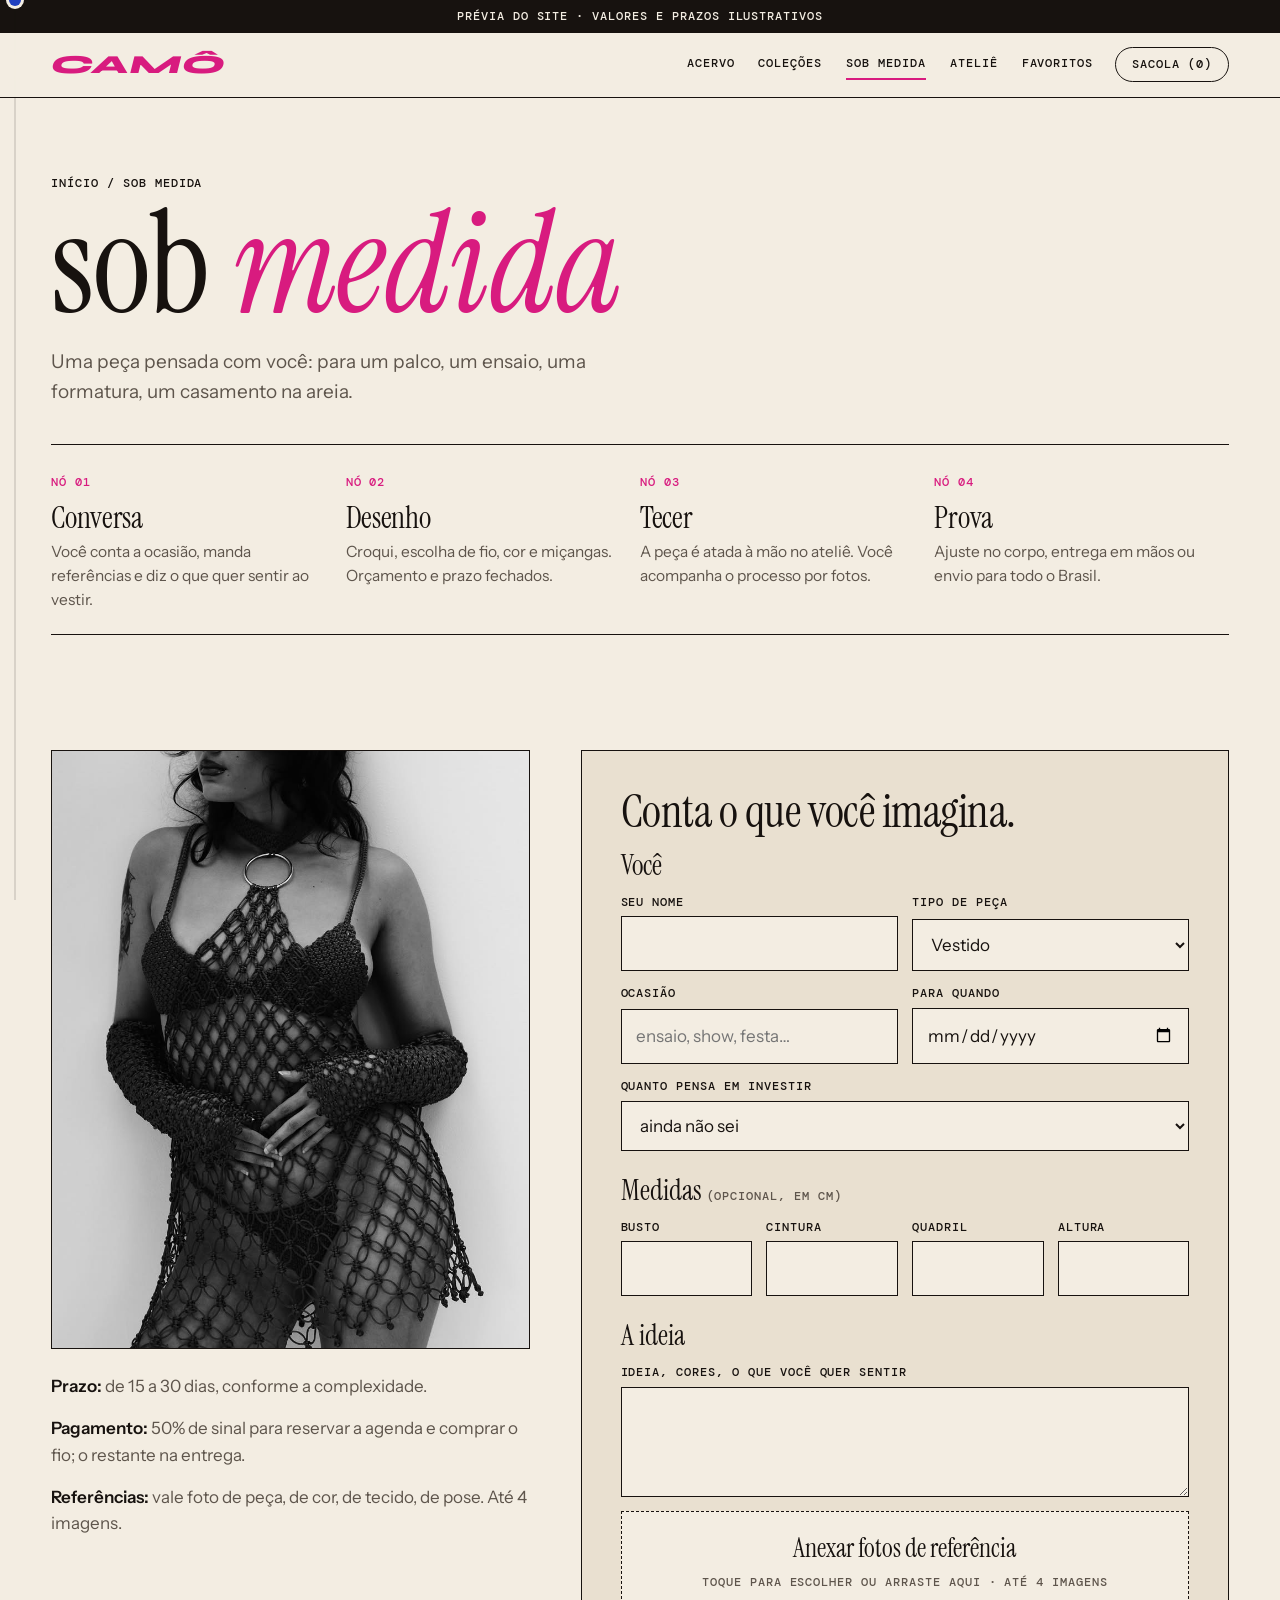
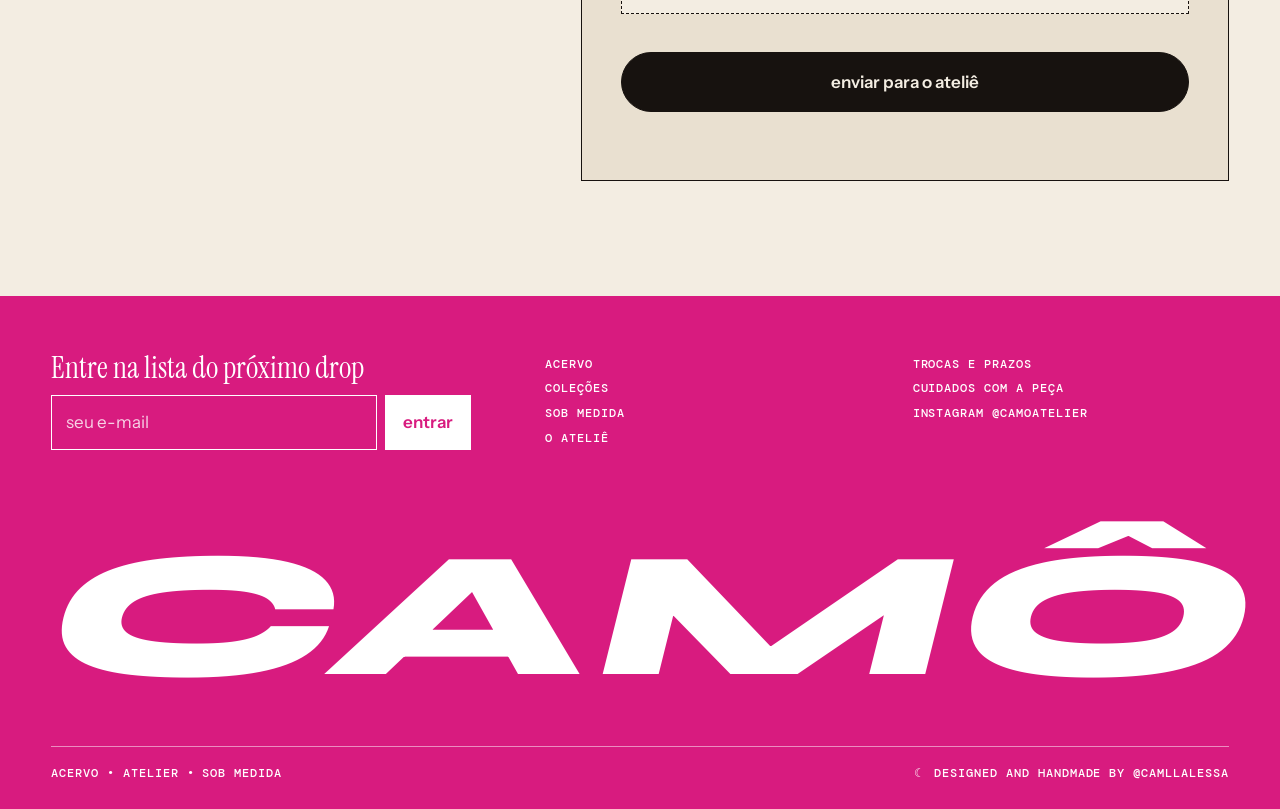
<file: sob-medida.html>
<!doctype html>
<html lang="pt-BR">
<head>
<meta charset="utf-8">
<meta name="viewport" content="width=device-width,initial-scale=1">
<title>Sob medida — CAMÔ</title>
<meta name="description" content="Peça uma peça de macramê criada para você: conte a ideia, anexe referências e receba o orçamento.">
<meta property="og:image" content="fotos/03.jpg">
<meta name="theme-color" content="#F3EDE2">
<link rel="preconnect" href="https://fonts.googleapis.com">
<link rel="preconnect" href="https://fonts.gstatic.com" crossorigin>
<link href="https://fonts.googleapis.com/css2?family=DM+Mono:wght@400;500&family=Instrument+Sans:wght@400;500;600&family=Instrument+Serif:ital@0;1&family=Syne:wght@800&display=swap" rel="stylesheet">
<link rel="stylesheet" href="css/camo.css">
</head>
<body data-pg="medida">
<main>
<div class="wrap pcab"><p class="mono migalha"><a href="index.html">início</a> / sob medida</p><h1>sob <i>medida</i></h1><p class="lead">Uma peça pensada com você: para um palco, um ensaio, uma formatura, um casamento na areia.</p></div>
<div class="wrap"><ol class="passos">
  <li><h3>Conversa</h3><p>Você conta a ocasião, manda referências e diz o que quer sentir ao vestir.</p></li>
  <li><h3>Desenho</h3><p>Croqui, escolha de fio, cor e miçangas. Orçamento e prazo fechados.</p></li>
  <li><h3>Tecer</h3><p>A peça é atada à mão no ateliê. Você acompanha o processo por fotos.</p></li>
  <li><h3>Prova</h3><p>Ajuste no corpo, entrega em mãos ou envio para todo o Brasil.</p></li>
</ol></div>
<section><div class="wrap duo">
  <div class="prosa"><div class="arte" style="aspect-ratio:4/5;overflow:hidden;border:1px solid var(--tinta);margin-bottom:24px"><img src="fotos/11.jpg" alt="Vestido de macramê preto com mangas avulsas" loading="lazy" style="object-position:50% 30%"></div>
    <p><strong>Prazo:</strong> de 15 a 30 dias, conforme a complexidade.</p>
    <p><strong>Pagamento:</strong> 50% de sinal para reservar a agenda e comprar o fio; o restante na entrega.</p>
    <p><strong>Referências:</strong> vale foto de peça, de cor, de tecido, de pose. Até 4 imagens.</p></div>
  <form class="caixa" id="formMedida">
    <h2>Conta o que você imagina.</h2>
    <fieldset><legend>Você</legend><div class="grupo" style="margin:0">
      <label><span class="mono">seu nome</span><input name="nome" required autocomplete="name"></label>
      <label><span class="mono">tipo de peça</span><select name="peca"><option>Vestido</option><option>Top</option><option>Saia</option><option>Conjunto</option><option>Acessório</option><option>Figurino</option></select></label>
      <label><span class="mono">ocasião</span><input name="ocasiao" placeholder="ensaio, show, festa…"></label>
      <label><span class="mono">para quando</span><input name="data" type="date"></label>
      <label class="t"><span class="mono">quanto pensa em investir</span><select name="faixa"><option>ainda não sei</option><option>até R$ 500</option><option>R$ 500 a R$ 1.000</option><option>R$ 1.000 a R$ 2.000</option><option>acima de R$ 2.000</option></select></label>
    </div></fieldset>
    <fieldset><legend>Medidas <span class="mono cinza">(opcional, em cm)</span></legend><div class="grupo medidas" style="margin:0">
      <label><span class="mono">busto</span><input name="busto" inputmode="numeric"></label><label><span class="mono">cintura</span><input name="cintura" inputmode="numeric"></label><label><span class="mono">quadril</span><input name="quadril" inputmode="numeric"></label><label><span class="mono">altura</span><input name="altura" inputmode="numeric"></label>
    </div></fieldset>
    <fieldset><legend>A ideia</legend>
      <label><span class="mono">ideia, cores, o que você quer sentir</span><textarea name="ideia" required></textarea></label>
      <label class="solta" id="solta" style="margin-top:14px"><input type="file" id="fotos" accept="image/*" multiple><strong>Anexar fotos de referência</strong><span class="mono cinza">toque para escolher ou arraste aqui · até 4 imagens</span></label>
      <div class="anexos" id="anexos"></div>
    </fieldset>
    <button class="btn cheio larga">enviar para o ateliê</button>
    <p class="status mono" id="stMedida" aria-live="polite"></p>
  </form>
</div></section>
</main>
<script src="js/camo.js"></script>
</body>
</html>
</file>
<file: css/camo.css>
:root{
  --linho:#F3EDE2; --linho2:#E9E0D0; --tinta:#17120F; --cinza:#5E554C;
  --rosa:#D81B7F; --cobalto:#1F3FBF; --dende:#E8A917; --brasa:#B5121B;
  --serif:"Instrument Serif",Georgia,serif; --sans:"Instrument Sans",system-ui,sans-serif;
  --mono:"DM Mono",ui-monospace,monospace; --marca:"Syne",var(--sans);
  --g:clamp(16px,4vw,56px);
}
*{box-sizing:border-box;margin:0}
html{scroll-behavior:smooth;scroll-padding-top:72px}
body{background:var(--linho);color:var(--tinta);font:400 17px/1.55 var(--sans);-webkit-font-smoothing:antialiased;overflow-x:hidden}
img,svg{display:block;max-width:100%}
a{color:inherit}
button{font:inherit;color:inherit;background:none;border:0;cursor:pointer}
:focus-visible{outline:3px solid var(--cobalto);outline-offset:3px}
.mono{font:500 12px/1.4 var(--mono);letter-spacing:.08em;text-transform:uppercase}
.wrap{padding-inline:var(--g);max-width:1440px;margin-inline:auto}
h1,h2,h3{font-family:var(--serif);font-weight:400;line-height:.95;letter-spacing:-.01em;text-wrap:balance}
h2{font-size:clamp(44px,7vw,104px)}
h1 i,h2 i,h3 i{color:var(--rosa)}
section{padding-block:clamp(64px,9vw,130px)}
.cinza{color:var(--cinza)}
.marca{font:800 26px/1 var(--marca);color:var(--rosa);display:inline-block;transform:skewX(-14deg) scaleX(1.25);transform-origin:left;letter-spacing:.02em;text-decoration:none}

/* fio que acompanha a rolagem */
.fio{position:fixed;left:14px;top:0;bottom:0;width:2px;background:rgba(23,18,15,.12);z-index:5;pointer-events:none}
.fio b{position:absolute;inset:0 0 auto 0;height:calc(var(--p,0)*100%);background:var(--rosa)}
.fio b::after{content:"";position:absolute;left:-5px;bottom:-6px;width:12px;height:12px;border-radius:50%;background:var(--cobalto);box-shadow:0 0 0 3px var(--linho)}
@media(max-width:900px){.fio{display:none}}

/* topo */
.aviso{background:var(--tinta);color:var(--linho);text-align:center;padding:8px var(--g)}
.topo{position:sticky;top:0;z-index:20;background:rgba(243,237,226,.94);backdrop-filter:blur(10px);border-bottom:1px solid var(--tinta)}
.topo .wrap{display:flex;align-items:center;gap:22px;height:64px}
.topo nav{display:flex;gap:24px;margin-left:auto}
.topo nav a{text-decoration:none;padding:6px 0;border-bottom:2px solid transparent}
.topo nav a:hover,.topo nav a[aria-current]{border-color:var(--rosa)}
.sacola{border:1.5px solid var(--tinta);border-radius:99px;padding:8px 16px;text-decoration:none}
.sacola:hover{background:var(--tinta);color:var(--linho)}
.menu{display:none}
@media(max-width:820px){
  .menu{display:block;margin-left:auto;padding:8px 0}
  .topo nav{display:none;position:absolute;left:0;right:0;top:64px;background:var(--linho);border-bottom:1px solid var(--tinta);flex-direction:column;gap:0;padding:8px var(--g) 18px}
  .topo nav.aberto{display:flex}
  .topo nav a{padding:14px 0;border-bottom:1px solid rgba(23,18,15,.15);font-size:14px}
}

.btn{display:inline-flex;align-items:center;justify-content:center;gap:10px;padding:16px 26px;border-radius:99px;border:1.5px solid var(--tinta);text-decoration:none;font-weight:600;transition:transform .2s,background .2s,color .2s}
.btn.cheio{background:var(--tinta);color:var(--linho)}
.btn:hover{transform:translateY(-2px);background:var(--rosa);border-color:var(--rosa);color:#fff}
.btn.larga{width:100%}
.btn[disabled]{opacity:.4;pointer-events:none}
.cta{display:flex;flex-wrap:wrap;gap:12px;margin-top:28px}
.elo{display:inline-block;border-bottom:2px solid var(--rosa);text-decoration:none;padding-bottom:3px}

/* hero */
.hero{padding-block:clamp(28px,5vw,64px) 0}
.hero .wrap{display:grid;grid-template-columns:1.25fr .9fr;gap:var(--g);align-items:end}
.hero h1{font-size:clamp(64px,13.5vw,232px);line-height:.8;margin-block:.12em .22em}
.hero h1 span{display:block}
.hero h1 span:nth-child(2){padding-left:.9em;font-style:italic;color:var(--rosa)}
.hero p{max-width:34ch;font-size:19px;color:var(--cinza)}
.hero figure{position:relative}
.hero figure .arte{aspect-ratio:3/4;border-radius:999px 999px 0 0;overflow:hidden;background:var(--tinta)}
.arte>img,.arte>svg{width:100%;height:100%;object-fit:cover;object-position:50% 15%}
.selo{position:absolute;left:-46px;bottom:36px;width:118px;height:118px;border-radius:50%;background:var(--dende);display:grid;place-items:center;text-align:center;transform:rotate(-10deg);padding:10px}
@media(max-width:900px){.hero .wrap{grid-template-columns:1fr}.selo{left:auto;right:10px}}
.faixa{border-block:1px solid var(--tinta);overflow:hidden;white-space:nowrap;padding:14px 0;margin-top:clamp(40px,6vw,80px);background:var(--linho2)}
.faixa div{display:inline-block;animation:rola 38s linear infinite;font:italic 400 30px/1 var(--serif)}
.faixa span{margin-inline:22px}.faixa em{color:var(--rosa);font-style:normal}
@keyframes rola{to{transform:translateX(-50%)}}

/* cabeçalho de subpágina */
.pcab{padding-block:clamp(40px,6vw,88px) clamp(24px,3vw,40px)}
.pcab h1{font-size:clamp(60px,11vw,180px);line-height:.85;margin-top:14px}
.pcab p.lead{max-width:46ch;color:var(--cinza);margin-top:22px;font-size:19px}
.migalha a{text-decoration:none}.migalha a:hover{color:var(--rosa)}

.cab{display:flex;flex-wrap:wrap;align-items:end;justify-content:space-between;gap:24px;margin-bottom:40px}
.cab p{max-width:40ch;color:var(--cinza)}

/* acervo */
.barra{display:flex;flex-wrap:wrap;gap:14px;justify-content:space-between;align-items:center;margin-bottom:28px}
.filtros{display:flex;flex-wrap:wrap;gap:8px}
.filtros button{padding:9px 16px;border:1.5px solid var(--tinta);border-radius:99px}
.filtros button[aria-pressed=true]{background:var(--tinta);color:var(--linho)}
.grade{display:grid;grid-template-columns:repeat(4,1fr);gap:clamp(18px,2.4vw,34px) clamp(12px,1.6vw,22px)}
@media(max-width:1100px){.grade{grid-template-columns:repeat(3,1fr)}}
@media(max-width:700px){.grade{grid-template-columns:repeat(2,1fr)}}
.peca{position:relative}
.peca a{text-decoration:none;display:block}
.peca .arte{aspect-ratio:3/4;overflow:hidden;position:relative;border:1px solid var(--tinta);background:var(--linho2)}
.peca .arte>img,.peca .arte>svg{transition:transform .7s cubic-bezier(.2,.7,.2,1)}
.peca a:hover .arte>img,.peca a:hover .arte>svg{transform:scale(1.05)}
.etq{position:absolute;top:10px;left:10px;background:var(--linho);border:1px solid var(--tinta);padding:4px 8px}
.peca h3{font-size:25px;margin-top:12px;line-height:1.05}
.peca .linha{display:flex;justify-content:space-between;gap:8px;margin-top:4px;color:var(--cinza);font-size:15.5px}
.peca .linha b{color:var(--tinta);font-weight:600;white-space:nowrap}
.fav{position:absolute;top:8px;right:8px;width:38px;height:38px;border-radius:50%;background:var(--linho);border:1px solid var(--tinta);font-size:16px;line-height:1;color:transparent;-webkit-text-stroke:1.3px var(--tinta)}
.fav[aria-pressed=true]{color:var(--rosa);-webkit-text-stroke:0}
.vazio{grid-column:1/-1;padding:40px 0;color:var(--cinza)}

/* peça */
.produto{display:grid;grid-template-columns:1.05fr .95fr;gap:var(--g);align-items:start;padding-block:28px clamp(56px,8vw,110px)}
.produto .arte{aspect-ratio:4/5;border:1px solid var(--tinta);overflow:hidden;position:sticky;top:84px}
.produto h1{font-size:clamp(48px,6vw,92px);margin-top:14px}
.preco{font:400 34px/1 var(--serif);margin-top:14px}
.condicoes{margin-top:8px;color:var(--cinza);font-size:15.5px}
.ficha{width:100%;border-collapse:collapse;margin:22px 0}
.ficha td,.ficha th{border-top:1px solid var(--tinta);padding:9px 8px 9px 0;vertical-align:top;font-size:15px;text-align:left;font-weight:400}
.ficha td:first-child{width:38%;color:var(--cinza)}
.tams{display:flex;gap:8px;flex-wrap:wrap;margin:8px 0 22px}
.tams button{min-width:48px;padding:10px 14px;border:1.5px solid var(--tinta)}
.tams button[aria-pressed=true]{background:var(--tinta);color:var(--linho)}
.acoes{display:grid;grid-template-columns:1fr auto;gap:10px}
.acoes .fav{position:static;width:56px;height:56px;font-size:20px}
@media(max-width:860px){.produto{grid-template-columns:1fr}.produto .arte{position:static}}

/* coleções */
.escuro{background:var(--tinta);color:var(--linho)}
.escuro .cinza,.escuro .cab p{color:#CFC5B6}
.col{display:grid;grid-template-columns:1fr 1fr;gap:var(--g);align-items:center;padding-block:clamp(36px,5vw,72px);border-top:1px solid rgba(243,237,226,.25)}
.col:nth-of-type(even)>.arte{order:2}
.col>.arte{aspect-ratio:4/5;overflow:hidden}
.col h3,.col h2{font-size:clamp(56px,9vw,150px);font-style:italic}
.col blockquote{font:italic 400 clamp(22px,2.4vw,32px)/1.25 var(--serif);margin-block:20px;max-width:24ch}
.col p{max-width:44ch}
.col .mono{color:var(--dende)}
.col .elo{margin-top:22px}
.trio{display:grid;grid-template-columns:repeat(3,1fr);gap:12px;margin-top:22px}
.trio .arte{aspect-ratio:3/4;overflow:hidden}
@media(max-width:800px){.col{grid-template-columns:1fr}.col:nth-of-type(even)>.arte{order:0}}

/* sob medida */
.passos{display:grid;grid-template-columns:repeat(4,1fr);border-top:1px solid var(--tinta);counter-reset:n;padding:0}
.passos li{list-style:none;padding:22px 18px 22px 0;border-bottom:1px solid var(--tinta);counter-increment:n}
.passos li::before{content:"nó " counter(n,decimal-leading-zero);font:500 12px var(--mono);letter-spacing:.08em;text-transform:uppercase;color:var(--rosa)}
.passos h3{font-size:30px;margin:10px 0 8px}
.passos p{color:var(--cinza);font-size:15.5px}
@media(max-width:900px){.passos{grid-template-columns:1fr 1fr}}
@media(max-width:520px){.passos{grid-template-columns:1fr}}
.duo{display:grid;grid-template-columns:.85fr 1.15fr;gap:var(--g);align-items:start}
@media(max-width:900px){.duo{grid-template-columns:1fr}}
.caixa{background:var(--linho2);border:1px solid var(--tinta);padding:clamp(20px,3vw,40px)}
.caixa h2,.caixa h3{font-size:clamp(32px,3.6vw,50px);margin-bottom:18px}
form .grupo{display:grid;grid-template-columns:1fr 1fr;gap:14px;margin-bottom:26px}
fieldset{border:0;padding:0;margin:0 0 26px;min-width:0}
legend{font:400 28px/1 var(--serif);margin-bottom:14px;padding:0}
label{display:grid;gap:6px}
label.t,.t{grid-column:1/-1}
input,select,textarea{font:inherit;color:inherit;background:var(--linho);border:1.5px solid var(--tinta);border-radius:0;padding:13px 14px;width:100%}
textarea{min-height:110px;resize:vertical}
@media(max-width:520px){form .grupo{grid-template-columns:1fr}}
.solta{border:1.5px dashed var(--tinta);padding:22px;text-align:center;cursor:pointer;background:var(--linho)}
.solta:hover,.solta.sobre{background:#fff;border-color:var(--rosa)}
.solta input{position:absolute;opacity:0;width:1px;height:1px}
.solta strong{display:block;font:400 26px/1.1 var(--serif);margin-bottom:6px}
.anexos{display:grid;grid-template-columns:repeat(4,1fr);gap:10px;margin-top:12px}
.anexos div{position:relative;aspect-ratio:1;border:1px solid var(--tinta);overflow:hidden}
.anexos img{width:100%;height:100%;object-fit:cover}
.anexos button{position:absolute;top:4px;right:4px;width:28px;height:28px;border-radius:50%;background:var(--tinta);color:var(--linho);line-height:1}
.status{margin-top:12px;color:var(--cinza);min-height:1.4em}

/* opções (entrega, pagamento) */
.opcs{display:grid;gap:10px}
.opc{display:grid;grid-template-columns:auto 1fr auto;gap:14px;align-items:center;border:1.5px solid var(--tinta);padding:14px 16px;background:var(--linho);cursor:pointer}
.opc input{width:18px;height:18px;accent-color:var(--rosa);padding:0}
.opc small{display:block;color:var(--cinza);font-size:14.5px}
.opc:has(input:checked){background:#fff;box-shadow:inset 4px 0 0 var(--rosa)}
.resumo{position:sticky;top:84px}
.item{display:grid;grid-template-columns:72px 1fr auto;gap:14px;padding:14px 0;border-bottom:1px solid rgba(23,18,15,.2);align-items:center}
.item .arte{aspect-ratio:3/4;overflow:hidden;border:1px solid var(--tinta)}
.item small{color:var(--cinza);display:block}
.conta{display:flex;justify-content:space-between;padding:7px 0;color:var(--cinza)}
.conta.total{font:400 32px/1.1 var(--serif);color:var(--tinta);border-top:1px solid var(--tinta);margin-top:8px;padding-top:14px}
.x{font:500 12px var(--mono);text-transform:uppercase;letter-spacing:.08em;text-decoration:underline}
.cupom{display:grid;grid-template-columns:1fr auto;gap:8px;margin:14px 0}
.cupom button{border:1.5px solid var(--tinta);padding:0 16px}

/* quem veste / ateliê */
.veste{display:grid;grid-template-columns:repeat(2,1fr);gap:var(--g)}
.veste article .arte{aspect-ratio:4/5;overflow:hidden;border:1px solid var(--tinta)}
.veste h3{font-size:42px;margin:10px 0 8px}
.veste p{color:var(--cinza);max-width:44ch}
@media(max-width:700px){.veste{grid-template-columns:1fr}}
.manifesto{font:400 clamp(30px,4.4vw,68px)/1.06 var(--serif);max-width:20ch}
.manifesto i{color:var(--rosa)}
.contas{display:flex;gap:10px;margin:26px 0}
.contas i{width:14px;height:14px;border-radius:50%;background:var(--tinta)}
.contas i:nth-child(3n){background:var(--rosa)}.contas i:nth-child(5n){background:var(--cobalto)}
.prosa p{margin-bottom:16px;color:var(--cinza);max-width:48ch}
.prosa p strong{color:var(--tinta);font-weight:600}
details{border-top:1px solid var(--tinta);padding:18px 0}
details:last-of-type{border-bottom:1px solid var(--tinta)}
summary{cursor:pointer;font:400 26px/1.1 var(--serif);list-style:none;display:flex;justify-content:space-between;gap:16px}
summary::-webkit-details-marker{display:none}
summary::after{content:"+";font-family:var(--mono)}
details[open] summary::after{content:"–"}
details p,details table{margin-top:10px;color:var(--cinza);max-width:60ch}
.banda{background:var(--dende);border-block:1px solid var(--tinta)}
.banda .wrap{display:grid;grid-template-columns:1.2fr .8fr;gap:var(--g);align-items:center}
.banda .arte{aspect-ratio:4/3;overflow:hidden;border:1px solid var(--tinta)}
@media(max-width:800px){.banda .wrap{grid-template-columns:1fr}}

/* rodapé */
footer{background:var(--rosa);color:#fff;padding-block:56px 28px;overflow:hidden}
footer .marca{color:#fff;font-size:clamp(56px,14vw,210px)}
footer .cols{display:grid;grid-template-columns:1.4fr 1fr 1fr;gap:var(--g);margin-bottom:48px}
footer .cols a{display:block;text-decoration:none;padding:4px 0}
footer .cols a:hover{text-decoration:underline}
footer h4{font:400 30px/1.05 var(--serif);margin-bottom:12px}
footer form{display:grid;grid-template-columns:1fr auto;gap:8px;max-width:420px}
footer input{border-color:#fff;background:transparent;color:#fff}
footer input::placeholder{color:rgba(255,255,255,.8)}
footer form button{background:#fff;color:var(--rosa);padding:0 18px;font-weight:600}
footer .rod{display:flex;flex-wrap:wrap;justify-content:space-between;gap:16px;margin-top:40px;border-top:1px solid rgba(255,255,255,.5);padding-top:18px}
footer a{color:#fff}
@media(max-width:800px){footer .cols{grid-template-columns:1fr}}

.rev{opacity:0;transform:translateY(22px);transition:opacity .5s,transform .6s cubic-bezier(.2,.7,.2,1)}
.rev.on{opacity:1;transform:none}
@media(prefers-reduced-motion:reduce){*{animation:none!important;transition:none!important}.rev{opacity:1;transform:none}html{scroll-behavior:auto}}
[hidden]{display:none!important}
.medidas{grid-template-columns:repeat(4,1fr)!important}
.passos.tres{grid-template-columns:repeat(3,1fr)}
.pedido{grid-template-columns:1.1fr .9fr}
@media(max-width:900px){.pedido{grid-template-columns:1fr}.resumo{position:static}}
@media(max-width:620px){.medidas{grid-template-columns:1fr 1fr!important}.passos.tres{grid-template-columns:1fr}}
.topo .marca{margin-right:28px}
</file>
